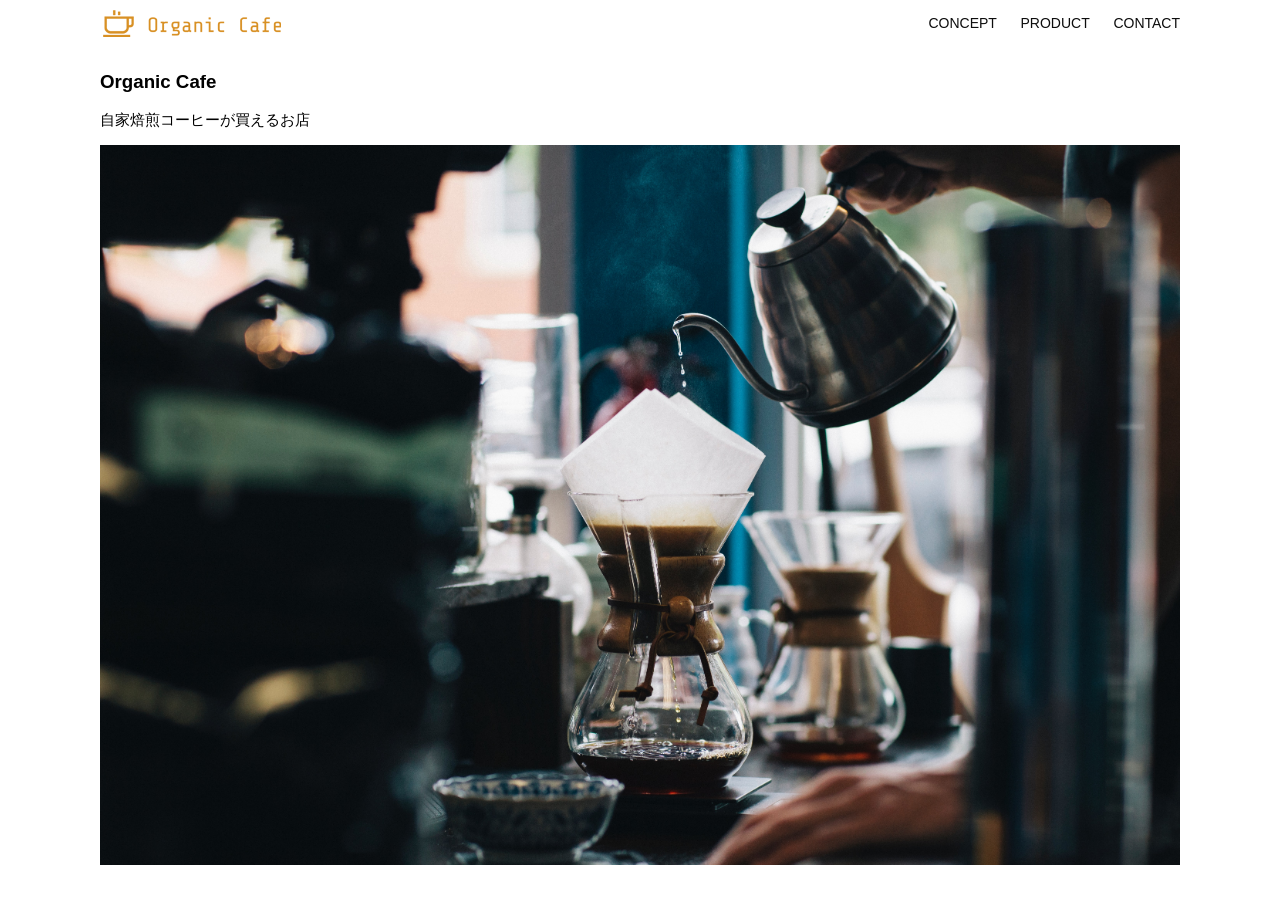
<file: html-css-kadai_013/index.html>
<!DOCTYPE html>
<html>
  <head>
    <title>Organic Cafe</title>
    <meta charset="UTF-8" />
    <meta name="description" content="自家焙煎のコーヒーがお家で楽しめるOrganic Cafe"/>
    <meta name="viewport" content="width=device-width, initial-scale=1.0" />
    <link rel="stylesheet" href="style.css" />
  </head>
  <body>
    <!-- ヘッダー -->
    <header>
      <!-- ロゴ -->
      <a href="index.html" id="logo"><img src="images/logo.png" alt="トップページに戻る"/></a>

      <!-- PC用ナビゲーション -->
      <nav id="nav-pc">
        <a href="index.html#concept">CONCEPT</a>
        <a href="index.html#product">PRODUCT</a>
        <a href="index.html#contact">CONTACT</a>
      </nav>

      <!-- スマホ用メニューボタン -->

    <img id="menu-sp" src="images/button-menu.png" alt="ナビゲーションを開く"

      onclick="document.getElementById('nav-sp').style.display = 'block'">



    <!-- スマホ用ナビゲーション -->

    <nav id="nav-sp">
      <ul>
        <li>
          <img id="close" src="images/button-close.png" alt="ナビゲーションを閉じる"
            onclick="document.getElementById('nav-sp').style.display = 'none'">
        </li>
        <li>
          <a id="logo-sp" href="index.html" onclick="document.getElementById('nav-sp').style.display = 'none'">
            <img src="images/logo-sp.png" alt="トップページに戻る">
          </a>
        </li>
        <li>
          <a class="menu" href="index.html#concept"
            onclick="document.getElementById('nav-sp').style.display = 'none'">CONCEPT
          </a>
        </li>
        <li>
          <a class="menu" href="index.html#product"
            onclick="document.getElementById('nav-sp').style.display = 'none'">PRODUCT
          </a>
        </li>
        <li>
          <a class="menu" href="index.html#contact"
            onclick="document.getElementById('nav-sp').style.display = 'none'">CONTACT
          </a>
        </li>
      </ul>
    </nav>
    </header>

    <main>
      <article>
        <!-- メインビジュアル -->
        <section id="main-visual">
          <div id="main-message">
            <h1>Organic Cafe</h1>
            <p>自家焙煎コーヒーが買えるお店</p>
          </div>
          <img src="images/main-image.jpg" alt="コーヒーをハンドドリップで淹れる画像"/>
        </section>
      </article>
    </main>
  </body>
</html>
</file>
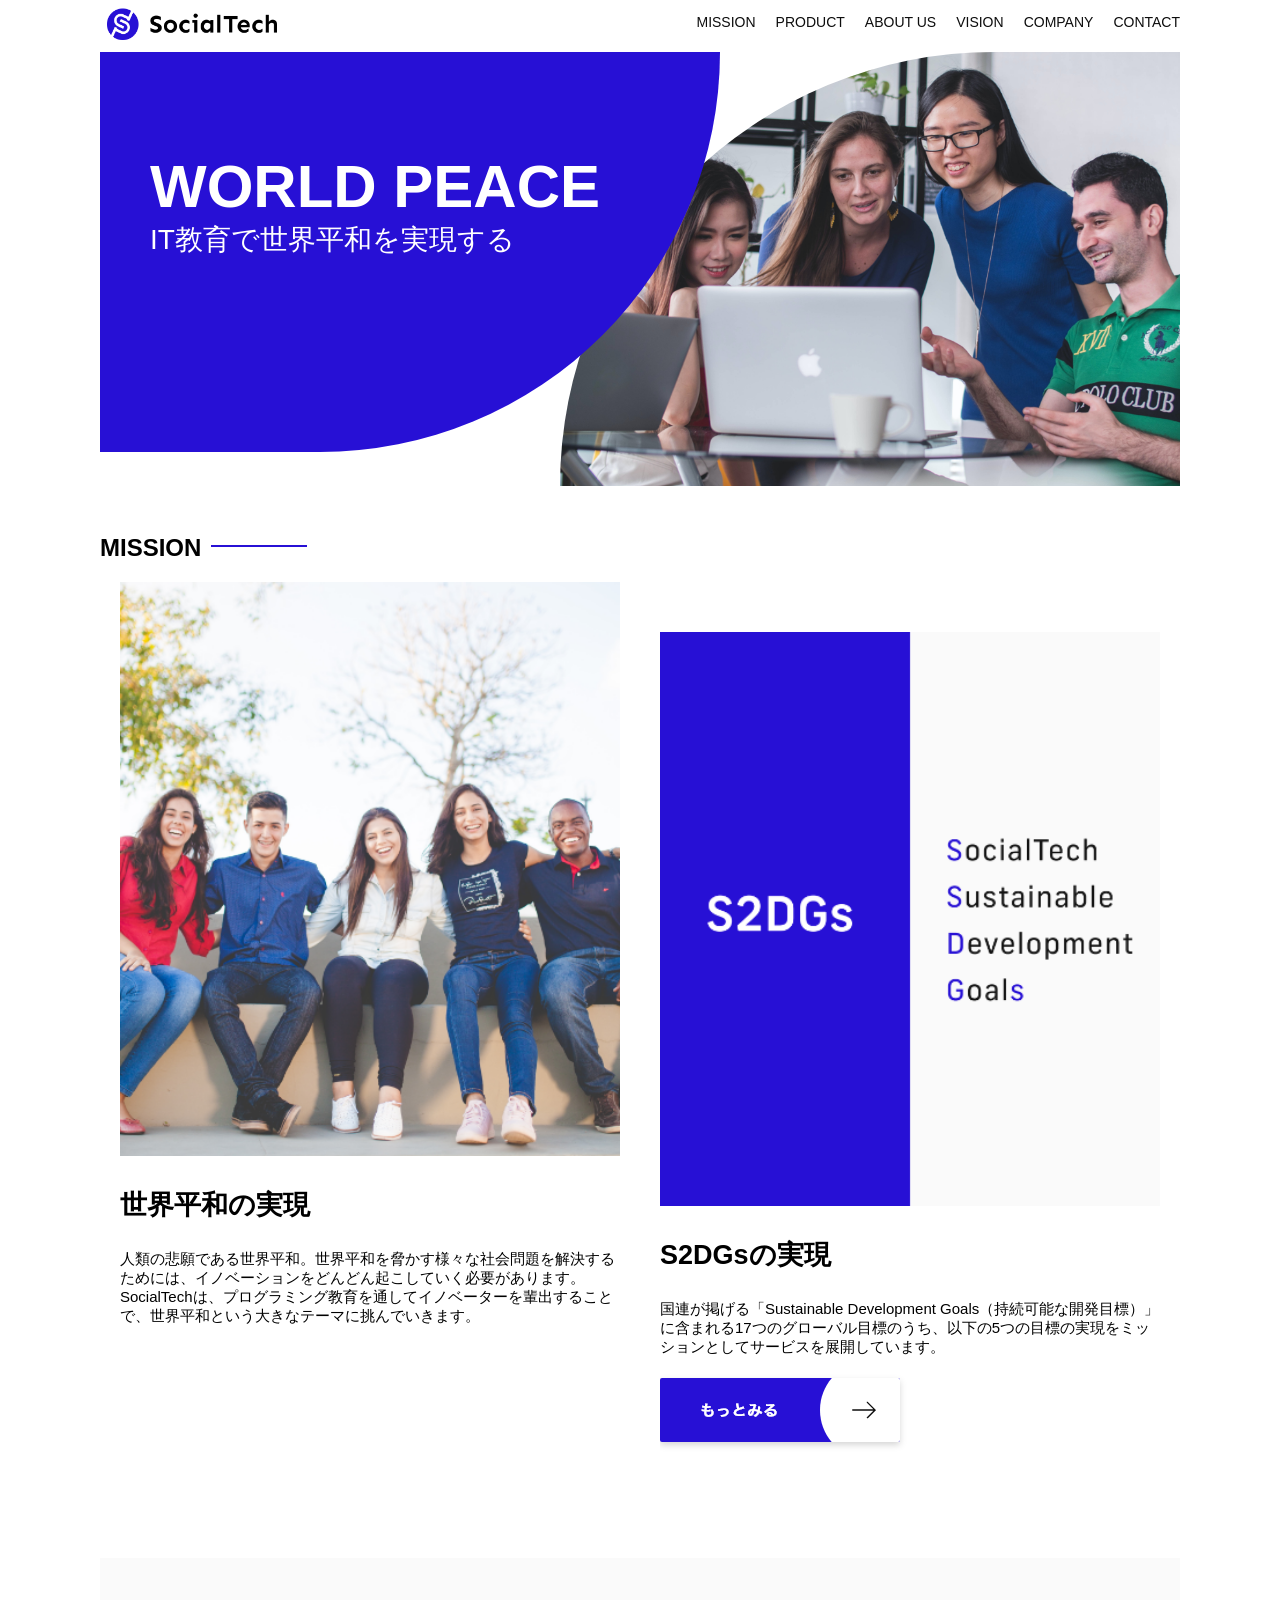
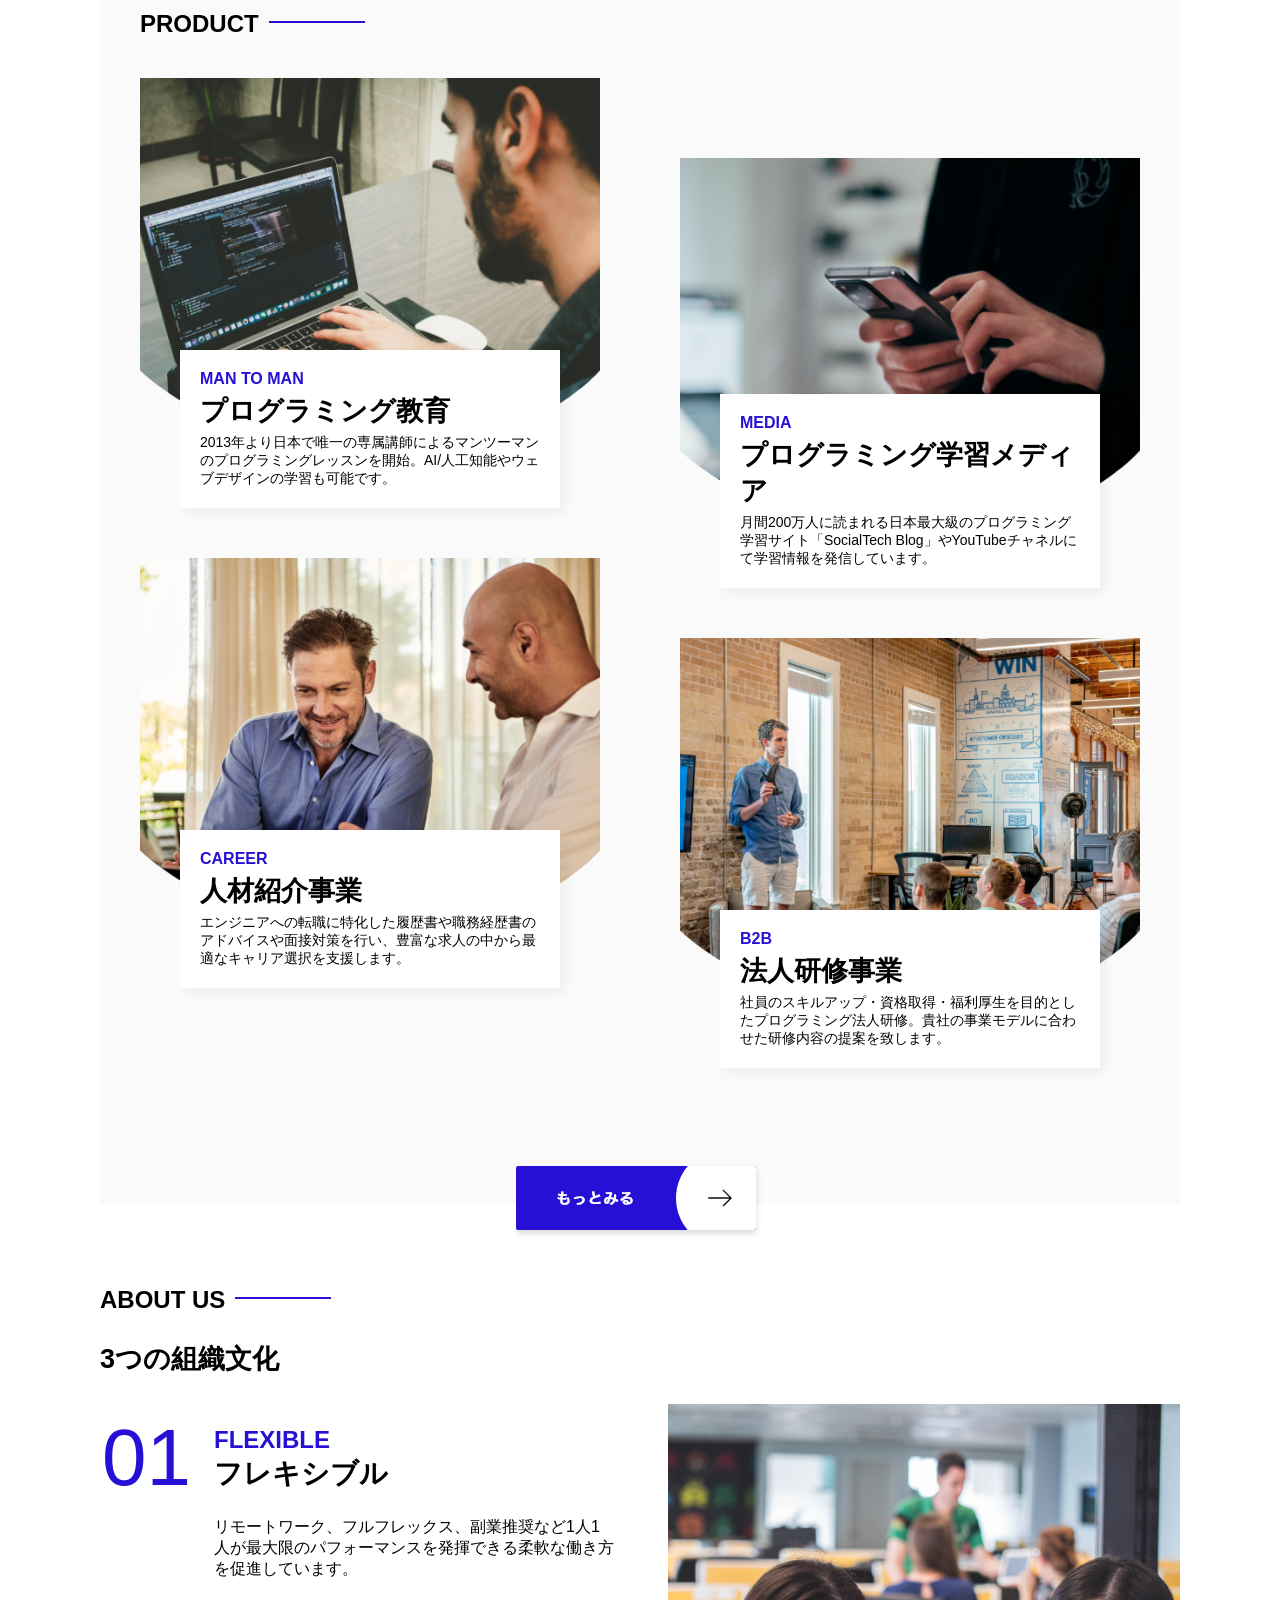
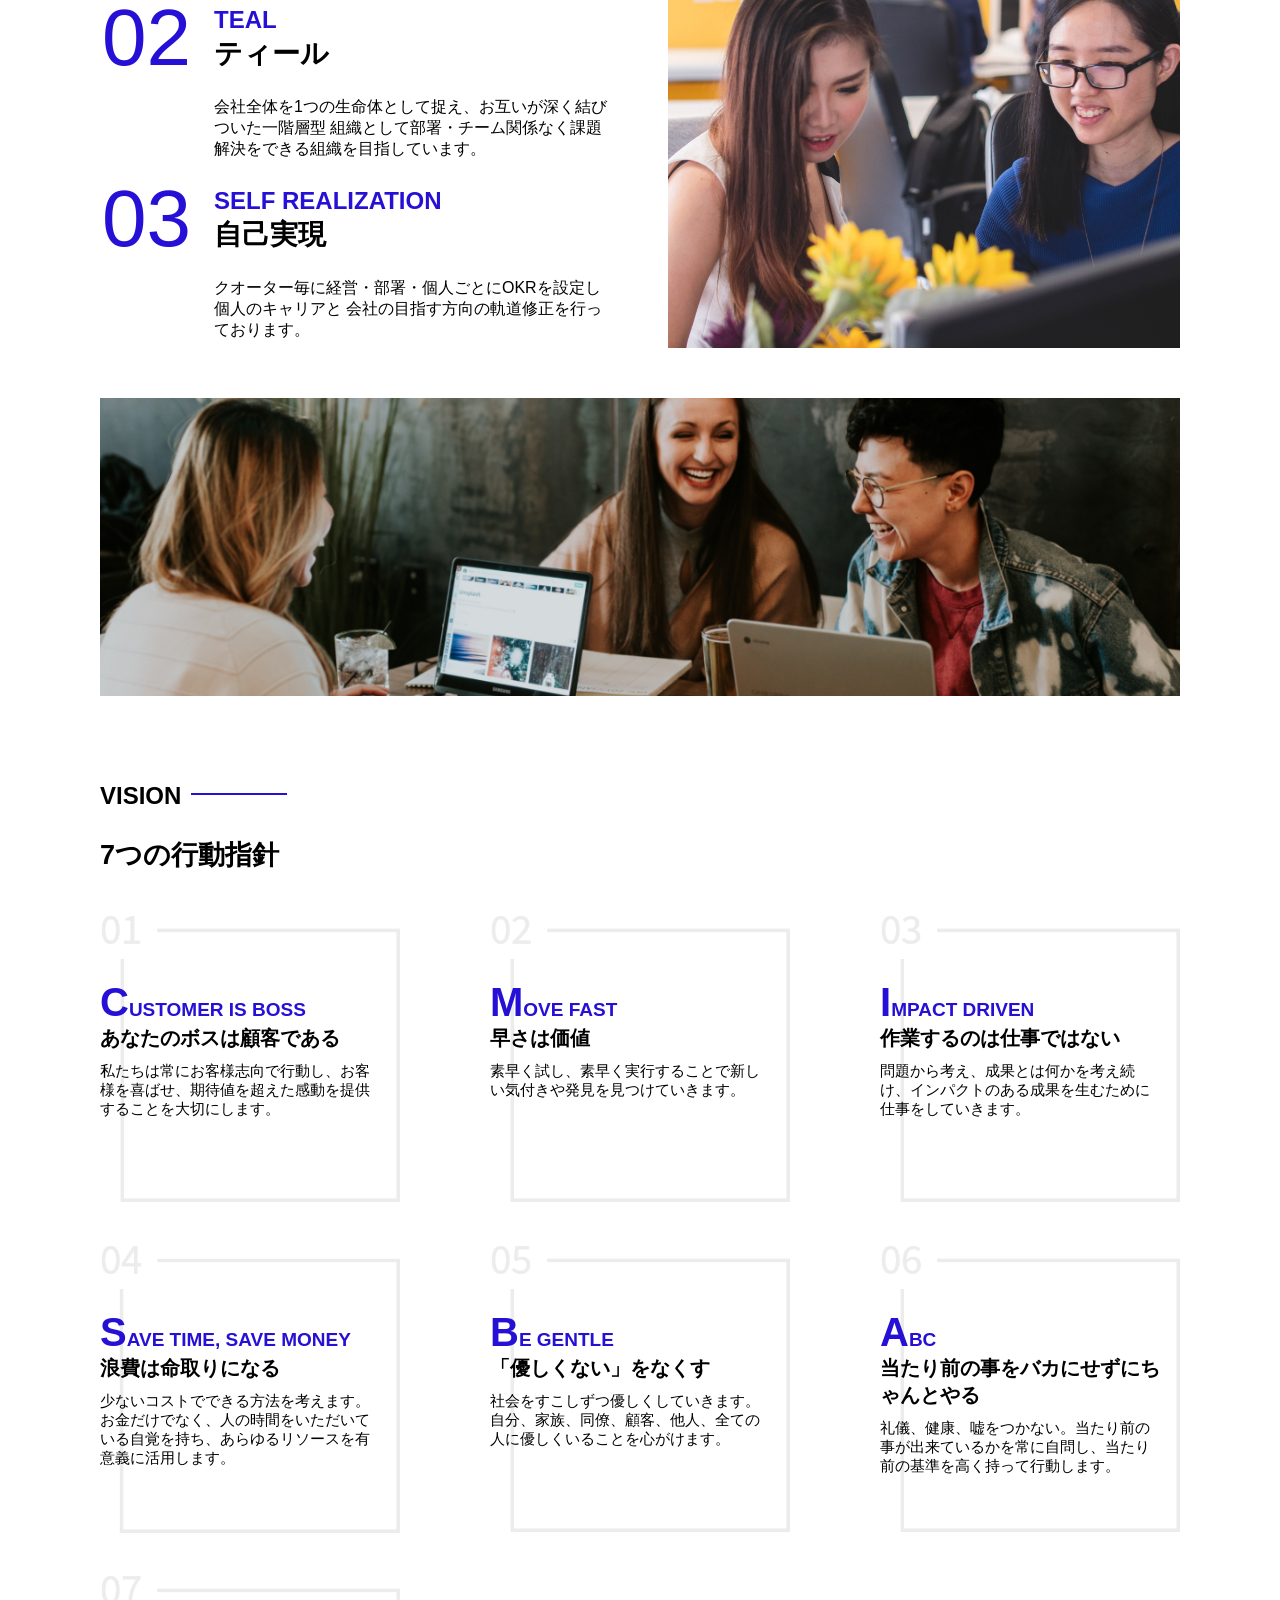
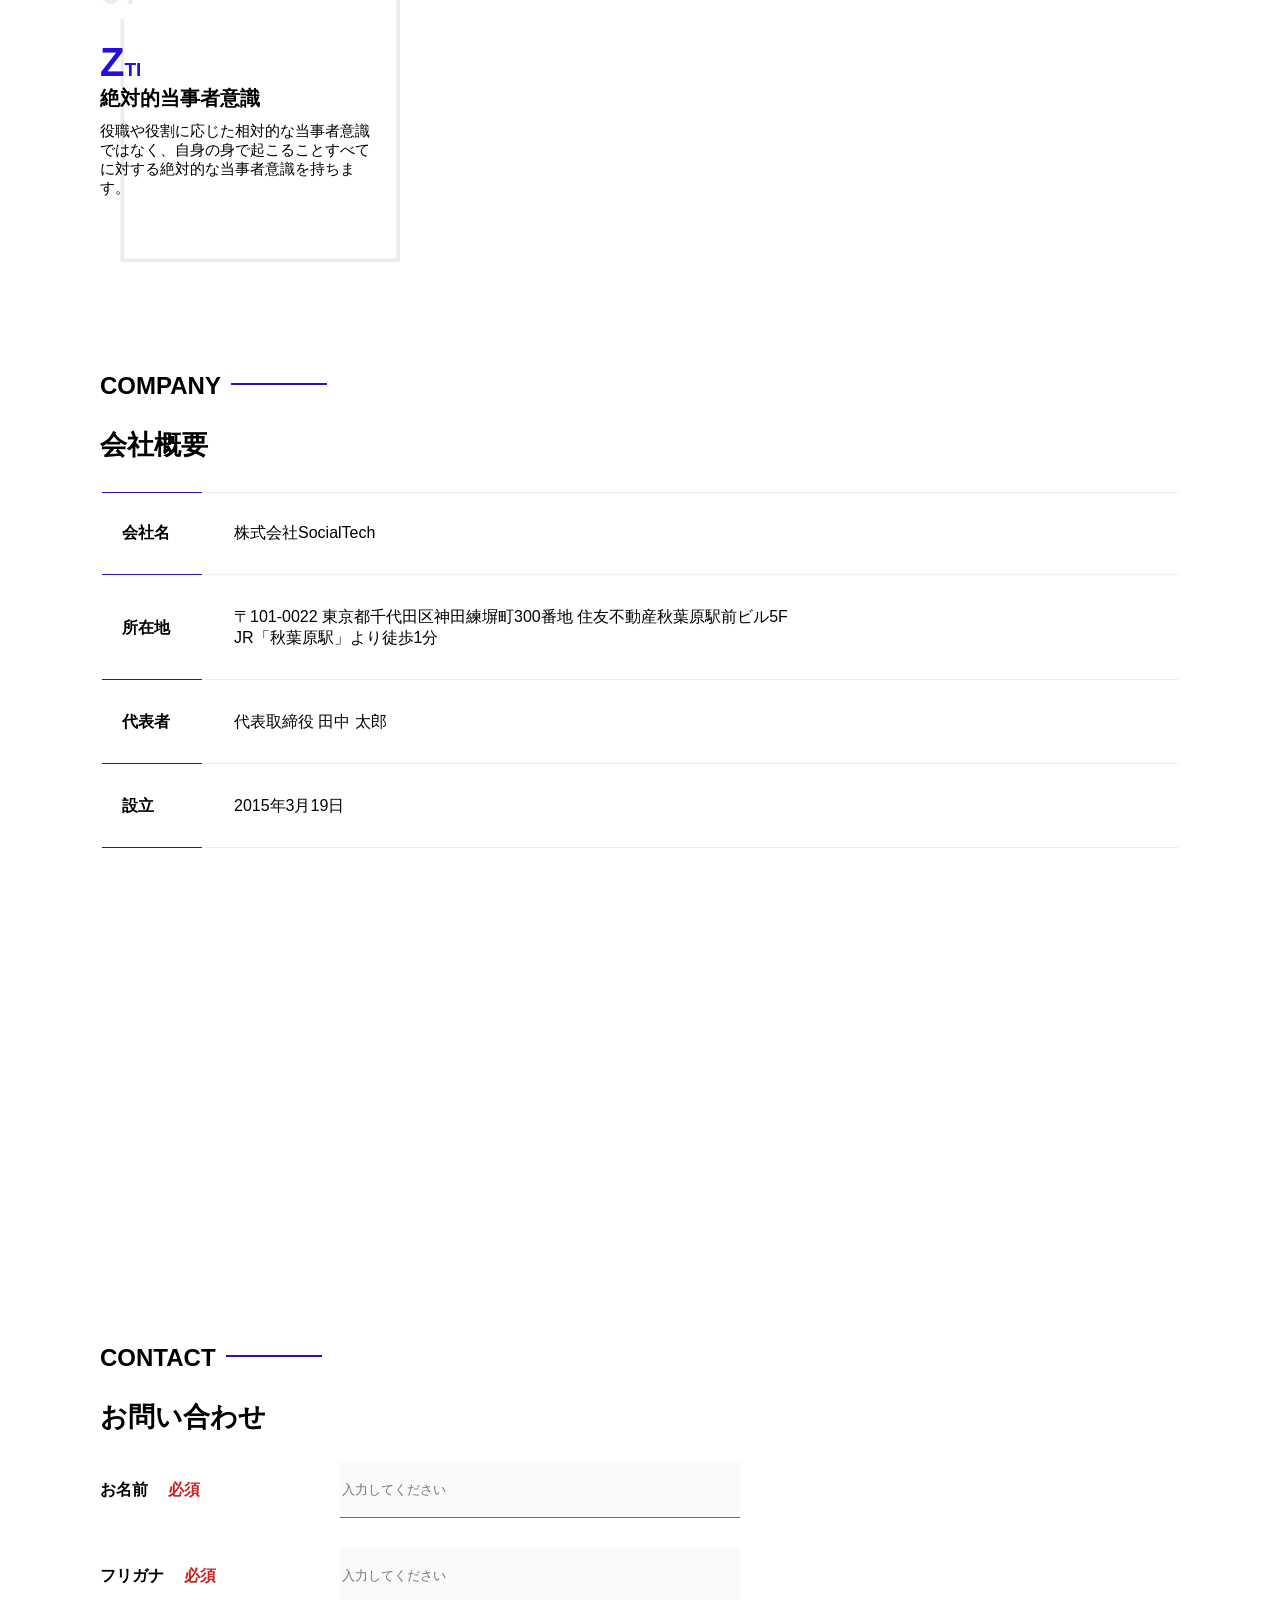
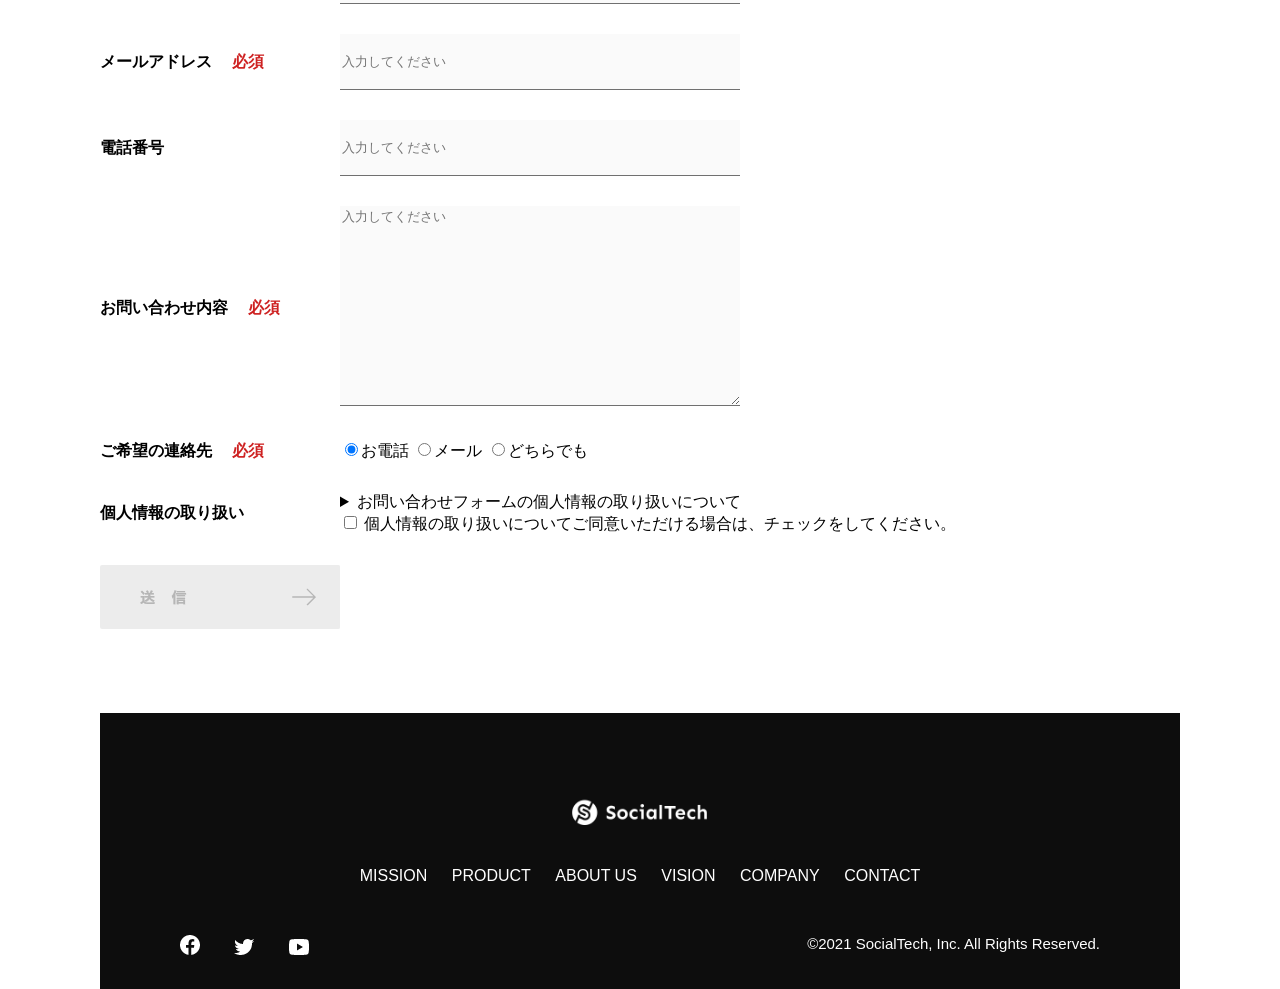
<file: kadai_tutorial_output/socialtech/index.html>
<!DOCTYPE html>
<html>
<head>
  <title>SocialTech</title>
  <meta charset="UTF-8">
  <meta name="description" content="SocialTechはEdTech業界のリーディングカンパニーを目指します。">
  <meta name="viewport" content="width=device-width, initial-scale=1.0">
  <link rel="stylesheet" href="style.css">
</head>
<body>
  <!-- ヘッダー -->
  <header>
    <!-- ロゴ -->
    <a href="index.html" id="logo"><img src="images/logo.png" alt="トップページに戻る"></a>

     <!-- PC用ナビゲーション -->
    <nav id="nav-pc">
       <ul>
        <li><a href="mission.html">MISSION</a></li>
        <li><a href="product.html">PRODUCT</a></li>
        <li><a href="index.html#aboutus">ABOUT US</a></li>
        <li><a href="index.html#vision">VISION</a></li>
        <li><a href="index.html#company">COMPANY</a></li>
        <li><a href="index.html#contact">CONTACT</a></li>
       </ul>
   </nav>
   <!-- スマホ用メニューボタン -->
    <button id="menu-sp" onclick="document.getElementById('nav-sp').style.display = 'block'">
      <img src="images/button-menu.png" alt="ナビゲーションを開く">
    </button><!-- スマホ用ナビゲーション -->
       <div id="nav-sp">
         <button id="close" onclick="document.getElementById('nav-sp').style.display = 'none'">
           <img src="images/button-close.png" alt="ナビゲーションを閉じる">
         </button>
 
         <nav>
           <ul>
             <li>
               <a id="logo-sp" href="index.html" onclick="document.getElementById('nav-sp').style.display = 'none'"><img src="images/logo-sp.png" alt="トップページに戻る"></a>
             </li>
             <li><a class="menu" href="mission.html" onclick="document.getElementById('nav-sp').style.display = 'none'">MISSION</a></li>
             <li><a class="menu" href="product.html" onclick="document.getElementById('nav-sp').style.display = 'none'">PRODUCT</a></li>
             <li><a class="menu" href="index.html#aboutus" onclick="document.getElementById('nav-sp').style.display = 'none'">ABOUT US</a></li>
             <li><a class="menu" href="index.html#vision" onclick="document.getElementById('nav-sp').style.display = 'none'">VISION</a></li>
             <li><a class="menu" href="index.html#company" onclick="document.getElementById('nav-sp').style.display = 'none'">COMPANY</a></li>
             <li><a class="menu" href="index.html#contact" onclick="document.getElementById('nav-sp').style.display = 'none'">CONTACT</a></li>
           </ul>
         </nav>
         <div id="sns">
           <a href="https://www.facebook.com/sejuku2013">
             <img src="images/button-facebook.png" alt="Facebookのリンク">
           </a>
           <a href="https://twitter.com/samuraijuku">
             <img src="images/button-twitter.png" alt="Twitterのリンク">
           </a>
           <a href="https://www.youtube.com/channel/UCCFOQO5aDK0xXam4cUQXT8g">
             <img src="images/button-youtube.png" alt="YouTubeのリンク">
           </a>
         </div>
       </div>
  </header>

  <main>
    <article>
      <section id="main-visual">
        <div id="main-message">
          <h1>WORLD PEACE</h1>
          <p>IT教育で世界平和を実現する</p>
        </div>
        <img src="images/index/index-main.png" alt="PCの周りに集まる多国籍の仲間たち">
      </section>
      <section id="mission">
        <h2 class="index-h2">MISSION</h2>
        <div id="mission-flex">
          <div>
            <img id="mission-photo" src="images/index/index-mission.png" alt="屋外のベンチで写真を撮影する多国籍の仲間たち">
            <h3>世界平和の実現</h3>
            <p>
              人類の悲願である世界平和。世界平和を脅かす様々な社会問題を解決するためには、イノベーションをどんどん起こしていく必要があります。SocialTechは、プログラミング教育を通してイノベーターを輩出することで、世界平和という大きなテーマに挑んでいきます。
            </p>
          </div>
          <div>
            <img id="s2dgs" src="images/index/s2dgs.png" alt="S2DGs">
            <h3>S2DGsの実現</h3>
            <p>国連が掲げる「Sustainable Development Goals（持続可能な開発目標）」に含まれる17つのグローバル目標のうち、以下の5つの目標の実現をミッションとしてサービスを展開しています。</p>
            <a href="mission.html">
              <img src="images/button-more.png" alt="もっとみる">
            </a>
          </div>
        </div>
      </section>
      <section id="product">
       <h2 class="index-h2">PRODUCT</h2>
        <div class="product-flex">
         <div id="product-left">
          <div>
              <img class="product-photo" src="images/index/index-mantoman.png" alt="PCでコードを書く男性">
              <div class="product-explain">
                 <span>MAN TO MAN</span>
                 <h3>プログラミング教育</h3>
                 <p>2013年より日本で唯一の専属講師によるマンツーマンのプログラミングレッスンを開始。AI/人工知能やウェブデザインの学習も可能です。</p>
               </div>
             </div>
             <div>
               <img class="product-photo" src="images/index/index-career.png" alt="笑顔で話し合う2人の男性">
               <div class="product-explain">
                 <span>CAREER</span>
                 <h3>人材紹介事業</h3>
                 <p>エンジニアへの転職に特化した履歴書や職務経歴書のアドバイスや面接対策を行い、豊富な求人の中から最適なキャリア選択を支援します。</p>
               </div>
             </div>
         </div>
         <div id="product-right">
           <div>
              <img class="product-photo" src="images/index/index-media.png" alt="スマートフォンを操作する人">
              <div class="product-explain">
                <span>MEDIA</span>
                <h3>プログラミング学習メディア</h3>
                <p>月間200万人に読まれる日本最大級のプログラミング学習サイト「SocialTech Blog」やYouTubeチャネルにて学習情報を発信しています。</p>
              </div>
            </div>
            <div>
              <img class="product-photo" src="images/index/index-b2b.png" alt="講演中の男性とそれを聴く人々">
              <div class="product-explain">
                <span>B2B</span>
                <h3>法人研修事業</h3>
                <p>社員のスキルアップ・資格取得・福利厚生を目的としたプログラミング法人研修。貴社の事業モデルに合わせた研修内容の提案を致します。</p>
              </div>
            </div>
          </div>
        </div>
        <div id="product-more">
          <a href="product.html">
            <img src="images/button-more.png" alt="もっとみる">
          </a>
        </div>
      </section>
          <!-- ABOUT US -->
      <section id="aboutus">
        <h2 class="index-h2">ABOUT US</h2>
        <h3>3つの組織文化</h3>
        <div>
          <table class="culture-table">
            <tr>
              <td class="culture-num">01</td>
              <th><span class="culture-en">FLEXIBLE</span><br>フレキシブル</th>
            </tr>
            <tr>
              <td>
                <!--空のセル-->
              </td>
              <td class="culture-description">リモートワーク、フルフレックス、副業推奨など1人1人が最大限のパフォーマンスを発揮できる柔軟な働き方を促進しています。</td>
            </tr>
            <tr>
              <td class="culture-num">02</td>
              <th><span class="culture-en">TEAL</span><br>ティール</th>
            </tr>
            <tr>
              <td>
                <!--空のセル-->
              </td>
              <td class="culture-description">会社全体を1つの生命体として捉え、お互いが深く結びついた一階層型 組織として部署・チーム関係なく課題解決をできる組織を目指しています。</td>
            </tr>
            <tr>
              <td class="culture-num">03</td>
              <th><span class="culture-en">SELF REALIZATION</span><br>自己実現</th>
            </tr>
            <tr>
              <td>
                <!--空のセル-->
              </td>
              <td class="culture-description">クオーター毎に経営・部署・個人ごとにOKRを設定し個人のキャリアと 会社の目指す方向の軌道修正を行っております。</td>
            </tr>
          </table>
            <img class="culture-img" src="images/index/index-aboutus1.png" alt="笑顔で話し合う2人の女性">
        </div>
        <img class="culture-img2" src="images/index/index-aboutus2.png" alt="笑顔で話し合う3人の男女">
      </section>
      <!-- VISION -->
      <section id="vision">
        <h2 class="index-h2">VISION</h2>
        <h3>7つの行動指針</h3>
        <div>
            <div class="vision-box">
              <img src="images/index/vision-01.png" alt="01">
              <div>
                <h4>CUSTOMER IS BOSS</h4>
                <h5>あなたのボスは顧客である</h5>
                <p>私たちは常にお客様志向で行動し、お客様を喜ばせ、期待値を超えた感動を提供することを大切にします。</p>
              </div>
            </div>
              <div class="vision-box">
               <img src="images/index/vision-02.png" alt="02">
               <div>
                  <h4>MOVE FAST</h4>
                  <h5>早さは価値</h5>
                  <p>素早く試し、素早く実行することで新しい気付きや発見を見つけていきます。</p>
                </div>
              </div>
              <div class="vision-box">
                <img src="images/index/vision-03.png" alt="03">
                <div>
                  <h4>IMPACT DRIVEN</h4>
                  <h5>作業するのは仕事ではない</h5>
                  <p>問題から考え、成果とは何かを考え続け、インパクトのある成果を生むために仕事をしていきます。</p>
                </div>
              </div>
              <div class="vision-box">
                <img src="images/index/vision-04.png" alt="04">
                <div>
                  <h4>SAVE TIME, SAVE MONEY</h4>
                  <h5>浪費は命取りになる</h5>
                  <p>少ないコストでできる方法を考えます。お金だけでなく、人の時間をいただいている自覚を持ち、あらゆるリソースを有意義に活用します。</p>
                </div>
              </div>
              <div class="vision-box">
                <img src="images/index/vision-05.png" alt="05">
                <div>
                  <h4>BE GENTLE</h4>
                  <h5>「優しくない」をなくす</h5>
                  <p>社会をすこしずつ優しくしていきます。自分、家族、同僚、顧客、他人、全ての人に優しくいることを心がけます。</p>
                </div>
              </div>
              <div class="vision-box">
                <img src="images/index/vision-06.png" alt="06">
                <div>
                  <h4>ABC</h4>
                  <h5>当たり前の事をバカにせずにちゃんとやる</h5>
                  <p>礼儀、健康、嘘をつかない。当たり前の事が出来ているかを常に自問し、当たり前の基準を高く持って行動します。</p>
                </div>
              </div>
              <div class="vision-box">
                <img src="images/index/vision-07.png" alt="07">
                <div>
                  <h4>ZTI</h4>
                  <h5>絶対的当事者意識</h5>
                  <p>役職や役割に応じた相対的な当事者意識ではなく、自身の身で起こることすべてに対する絶対的な当事者意識を持ちます。</p>
                </div>
              </div>
        </div>
      </section>
      <!-- COMPANY -->
      <section id="company">
        <h2 class="index-h2">COMPANY</h2>
        <h3>会社概要</h3>
          <table id="company-table">
            <tr>
              <th class="tableheader tableheader-first">会社名</th>
              <td class="cell cell-first">株式会社SocialTech</td>
            </tr>
            <tr>
              <th class="tableheader">所在地</th>
              <td class="cell">〒101-0022 東京都千代田区神田練塀町300番地 住友不動産秋葉原駅前ビル5F<br>JR「秋葉原駅」より徒歩1分</td>
            </tr>
            <tr>
              <th class="tableheader">代表者</th>
              <td class="cell">代表取締役 田中 太郎</td>
            </tr>
            <tr>
              <th class="tableheader">設立</th>
              <td class="cell">2015年3月19日</td>
            </tr>
          </table>
          <iframe src="https://www.google.com/maps/embed?pb=!1m18!1m12!1m3!1d3240.0688551336807!2d139.7720776771055!3d35.69992317258124!2m3!1f0!2f0!3f0!3m2!1i1024!2i768!4f13.1!3m3!1m2!1s0x60188fee13660e23%3A0x77137876edf742ac!2z5L2P5Y-L5LiN5YuV55Sj56eL6JGJ5Y6f6aeF5YmN44OT44Or!5e0!3m2!1sja!2sjp!4v1704858013291!5m2!1sja!2sjp" 
            style="border: 0" allowfullscreen="" loading="lazy">
          </iframe>
      </section>
      <!-- お問い合わせフォーム -->
      <section id="contact">
        <h2 class="index-h2">CONTACT</h2>
        <h3>お問い合わせ</h3>
        <form>
          <div>
            <div class="contact-heading">
              <label class="contact-label">お名前<span class="contact-span">必須</span></label>
            </div>
            <div>
              <input type="text" name="name" placeholder="入力してください" class="contact-textbox">
            </div>
          </div>
          <div>
            <div class="contact-heading">
              <label class="contact-label">フリガナ<span class="contact-span">必須</span></label>
            </div>
            <div>
              <input type="text" name="hurigana" placeholder="入力してください" class="contact-textbox">
            </div>
          </div>
          <div>
            <div class="contact-heading">
              <label class="contact-label">メールアドレス<span class="contact-span">必須</span></label>
            </div>
            <div>
              <input type="text" name="email" placeholder="入力してください" class="contact-textbox">
            </div>
          </div>
          <div>
            <div class="contact-heading">
              <label class="contact-label">電話番号</label>
            </div>
            <div>
              <input type="text" name="tel" placeholder="入力してください" class="contact-textbox">
            </div>
          </div>
          <div>
            <div class="contact-heading">
              <label class="contact-label">お問い合わせ内容<span class="contact-span">必須</span></label>
            </div>
            <div>
              <textarea class="contact-textarea" placeholder="入力してください" name="message"></textarea>
            </div>
          </div>
          <div>
            <div class="contact-heading">
              <label class="contact-label">ご希望の連絡先<span class="contact-span">必須</span></label>
            </div>
            <div>
              <input class="radiobutton" type="radio" value="tel" name="contact" checked><label>お電話</label>
              <input class="radiobutton" type="radio" value="mail" name="contact"><label>メール</label>
              <input class="radiobutton" type="radio" value="both" name="contact"><label>どちらでも</label>
            </div>
          </div>
          <div>
            <div class="contact-heading">
              <label class="contact-label">個人情報の取り扱い</label>
            </div>
            <div>
              <details>
                <summary>お問い合わせフォームの個人情報の取り扱いについて</summary>
                <div>
                  <dl>
                    <dt>１．組織の名称又は氏名</dt>
                    <dd>株式会社SocialTech</dd>
                    <dt>２．個人情報保護管理者（若しくはその代理人）の氏名又は職名、所属及び連絡先</dt>
                    <dd>
                      <p>鈴木 一郎 コーポレート部</p>
                      <p>メールアドレス：samurai@example.com</p>
                      <p>TEL：03-1234-5678</p>
                    </dd>
                    <dt>３．個人情報の利用目的</dt>
                    <dd>
                      <ul>
                        <li>本サービス及び本サービスに関連する情報の提供又はそれらに関する連絡のため</li>
                        <li>ユーザーの本人確認のため</li>
                        <li>当社サービスのご案内のため</li>
                        <li>当社の商品等の広告または宣伝（電子メールによるものを含むものとします。）</li>
                      </ul>
                    </dd>
                    <dt>４．個人情報の取り扱い業務の委託</dt>
                    <dd>個人情報の取扱業務の全部または一部を外部に業務委託する場合があります。その際、弊社は、個人情報を適切に保護できる管理体制を敷き実行していることを条件として委託先を厳選したうえで、機密保持契約を委託先と締結し、お客様の個人情報を厳密に管理させます。</dd>
                    <dt>５．個人情報の開示等の請求</dt>
                    <dd>
                      お客様は、弊社に対してご自身の個人情報の開示等（利用目的の通知、開示、内容の訂正・追加・削除、利用の停止または消去、第三者への提供の停止）に関して、当社問合わせ窓口に申し出ることができます。<br>
                      その際、弊社はお客様ご本人を確認させていただいたうえで、合理的な期間内に対応いたします。<br>
                      なお、個人情報に関する弊社問合わせ先は、次の通りです。
                    </dd>
                    <dd>
                      <p>株式会社SocialTech　個人情報問合せ窓口</p>
                      <p>〒150-0043　東京都千代田区神田練塀町300番地 住友不動産秋葉原駅前ビル5F</p>
                      <p>メールアドレス：samurai@example.com　TEL：03-1234-5678</p>
                    </dd>
 
                    <dt>６．個人情報を提供されることの任意性について</dt>
                    <dd>お客様がご自身の個人情報を弊社に提供されるか否かは、お客様のご判断によりますが、もしご提供されない場合には、適切なサービスが提供できない場合がありますので予めご了承ください。</dd>
                  </dl>
                </div>
              </details>
                <input type="checkbox" name="agree">
                <span>個人情報の取り扱いについてご同意いただける場合は、チェックをしてください。</span>
               </div>
             </div>
              <input type="image" src="images/button-submit.png" alt="送信する">
        </form>
      </section>
    </article>
  </main>

    <footer>
      <div id="footer-logo">
        <img src="images/logo-sp.png" alt="SocialTech">
      </div>
      <div id="footer-link">
        <a href="mission.html">MISSION</a>
        <a href="product.html">PRODUCT</a>
        <a href="index.html#aboutus">ABOUT US</a>
        <a href="index.html#vision">VISION</a>
        <a href="index.html#company">COMPANY</a>
        <a href="index.html#contact">CONTACT</a>
      </div>
        <div id="sns-footer">
         <div class="sns-btns">
          <a href="https://www.facebook.com/sejuku2013"><img src="images/button-facebook.png" alt="Facebookのリンク"></a>
          <a href="https://twitter.com/samuraijuku"><img src="images/button-twitter.png" alt="Twitterのリンク"></a>
          <a href="https://www.youtube.com/channel/UCCFOQO5aDK0xXam4cUQXT8g"><img src="images/button-youtube.png" alt="YouTubeのリンク"></a>
         </div>
         <p id="copyright">&copy;2021 SocialTech, Inc. All Rights Reserved.</p>
       </div>
    </footer>
</body>

</html>
</file>
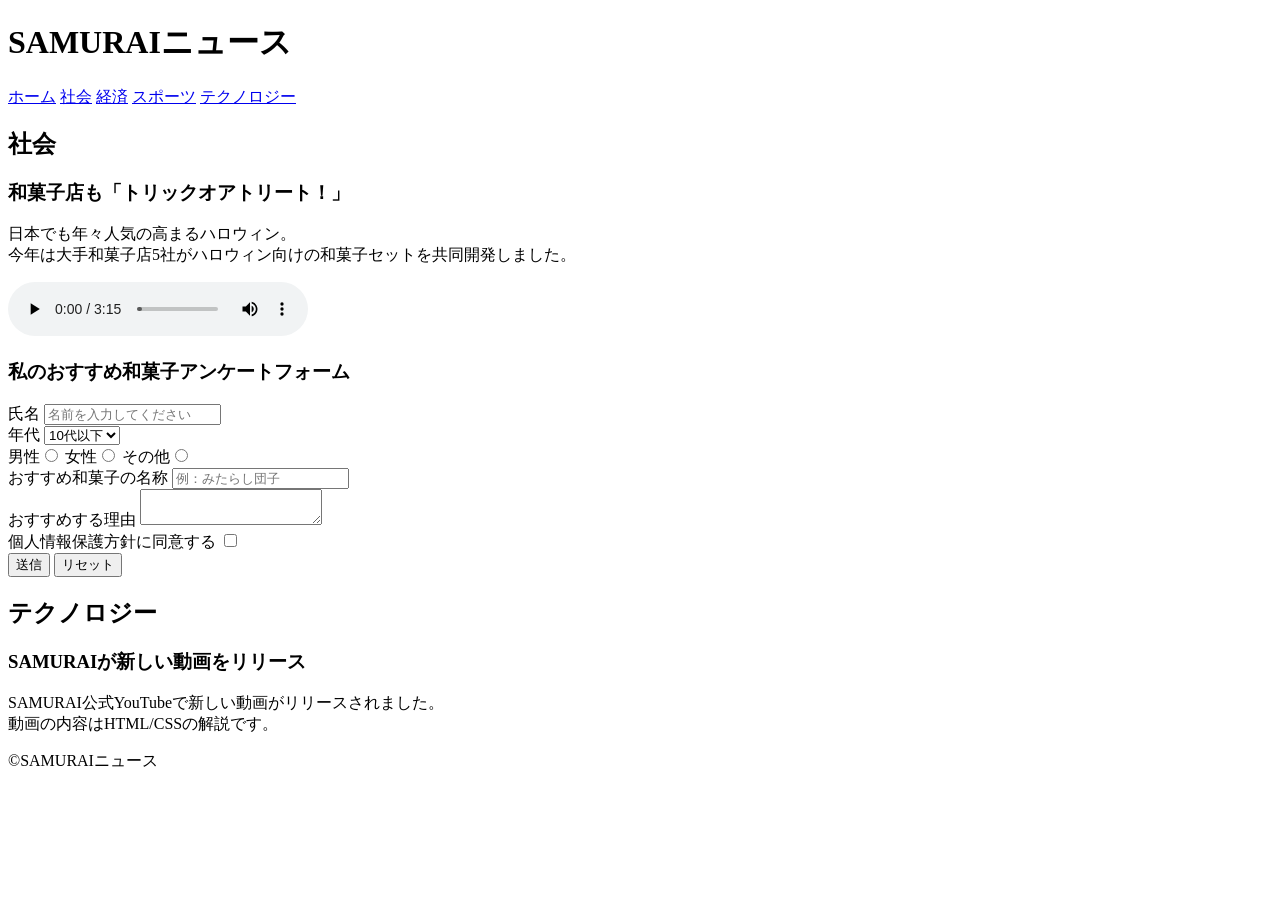
<file: kadai_008/kadai_008.html>
<!DOCTYPE html>
<html>
<head>
  <title>8章課題</title>
  <meta name="description" content="このページは8章の課題です。">
  <meta charset="UTF-8">
</head>
<body>
  <header>
    <h1>SAMURAIニュース</h1>
    <nav>
      <a href="https://www.sejuku.net">ホーム</a>
      <a href="https://www.sejuku.net">社会</a>
      <a href="https://www.sejuku.net">経済</a>
      <a href="https://www.sejuku.net">スポーツ</a>
      <a href="https://www.sejuku.net">テクノロジー</a>
    </nav>
  </header>
  <main>
    <article>
      <h2>社会</h2>
      <section>
         <h3>和菓子店も「トリックオアトリート！」</h3>
        <p>日本でも年々人気の高まるハロウィン。
         <br>
         今年は大手和菓子店5社がハロウィン向けの和菓子セットを共同開発しました。
        </p>
        <audio src="ichi.mp3" controls></audio>
      </section>
      <section>
        <h3>私のおすすめ和菓子アンケートフォーム</h3>
        <form>
           <label>氏名</label>
          <input type="text" placeholder="名前を入力してください">
          <br>
          <label>年代</label>
         <select>
           <option>10代以下</option>
           <option>20代</option>
            <option>30代</option>
           <option>40代以上</option>
           </select>
        <br>
        <label>男性</label><input type="radio" name="gender">
        <label>女性</label><input type="radio" name="gender">
        <label>その他</label><input type="radio" name="gender">
        <br>
        <label>おすすめ和菓子の名称</label>
        <input type="text" placeholder="例：みたらし団子">
        <br>
        <label>おすすめする理由</label>
        <textarea></textarea>
        <br>

        <label>個人情報保護方針に同意する</label>
        <input type="checkbox">
        <br>
        <input type="submit" value="送信">
        <input type="reset" value="リセット">
        </form>
      </section>
    </article>
    <article>
          <h2>テクノロジー</h2>
      <section>
          <h3>SAMURAIが新しい動画をリリース</h3>
          <p>SAMURAI公式YouTubeで新しい動画がリリースされました。
            <br>
          動画の内容はHTML/CSSの解説です。
           </p>
      </section>
    </article>
  </main>
  <footer>
    <p>©SAMURAIニュース</p>
  </footer>
</body>
</html>
</file>
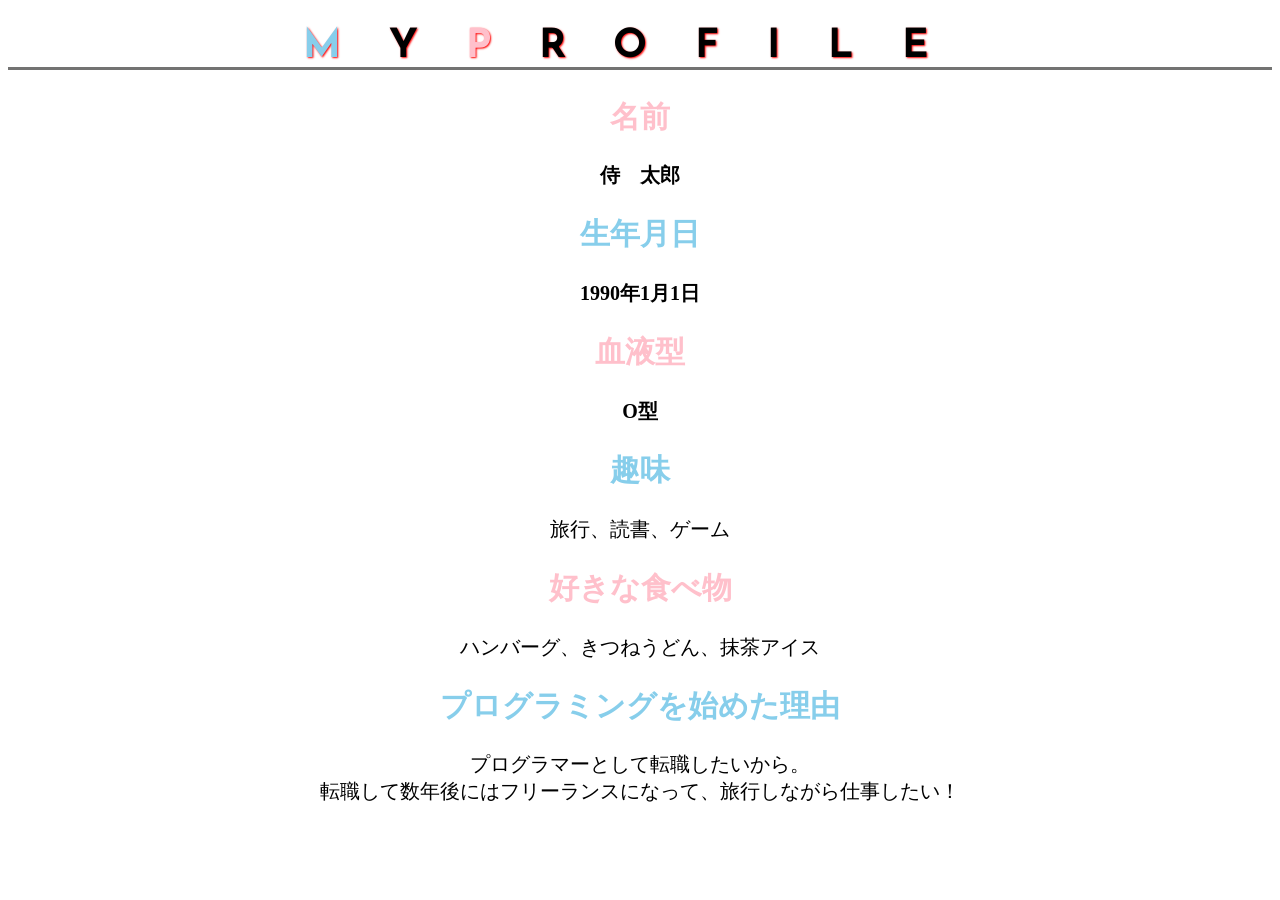
<file: kadai_015/kadai_015.html>
<!DOCTYPE html>
<html>
<head>
  <title>15章課題</title>
  <meta charset="UTF-8">
  <meta name="description" content="このページは15章の課題です。">
  <link rel="stylesheet" href="style.css">
  <link rel="preconnect" href="https://fonts.googleapis.com">
  <link rel="preconnect" href="https://fonts.gstatic.com" crossorigin>
  <link href="https://fonts.googleapis.com/css2?family=Josefin+Sans&display=swap" rel="stylesheet">
</head>
<body>
  <h1><span class="blue">M</span>Y<span class="pink">P</span>ROFILE</h1>
  <div id="basic">
    <h2 class="pink">名前</h2>
    <p>侍　太郎</p>
    <h2 class="blue">生年月日</h2>
    <p>1990年1月1日</p>
    <h2 class="pink">血液型</h2>
    <p>O型</p>
  </div>
  <h2 class="blue">趣味</h2>
  <p>旅行、読書、ゲーム</p>
  <h2 class="pink">好きな食べ物</h2>
  <p>ハンバーグ、きつねうどん、抹茶アイス</p>
  <h2 class="blue">プログラミングを始めた理由</h2>
  <p>プログラマーとして転職したいから。<br>転職して数年後にはフリーランスになって、旅行しながら仕事したい！</p>
</body>
</html>
</file>
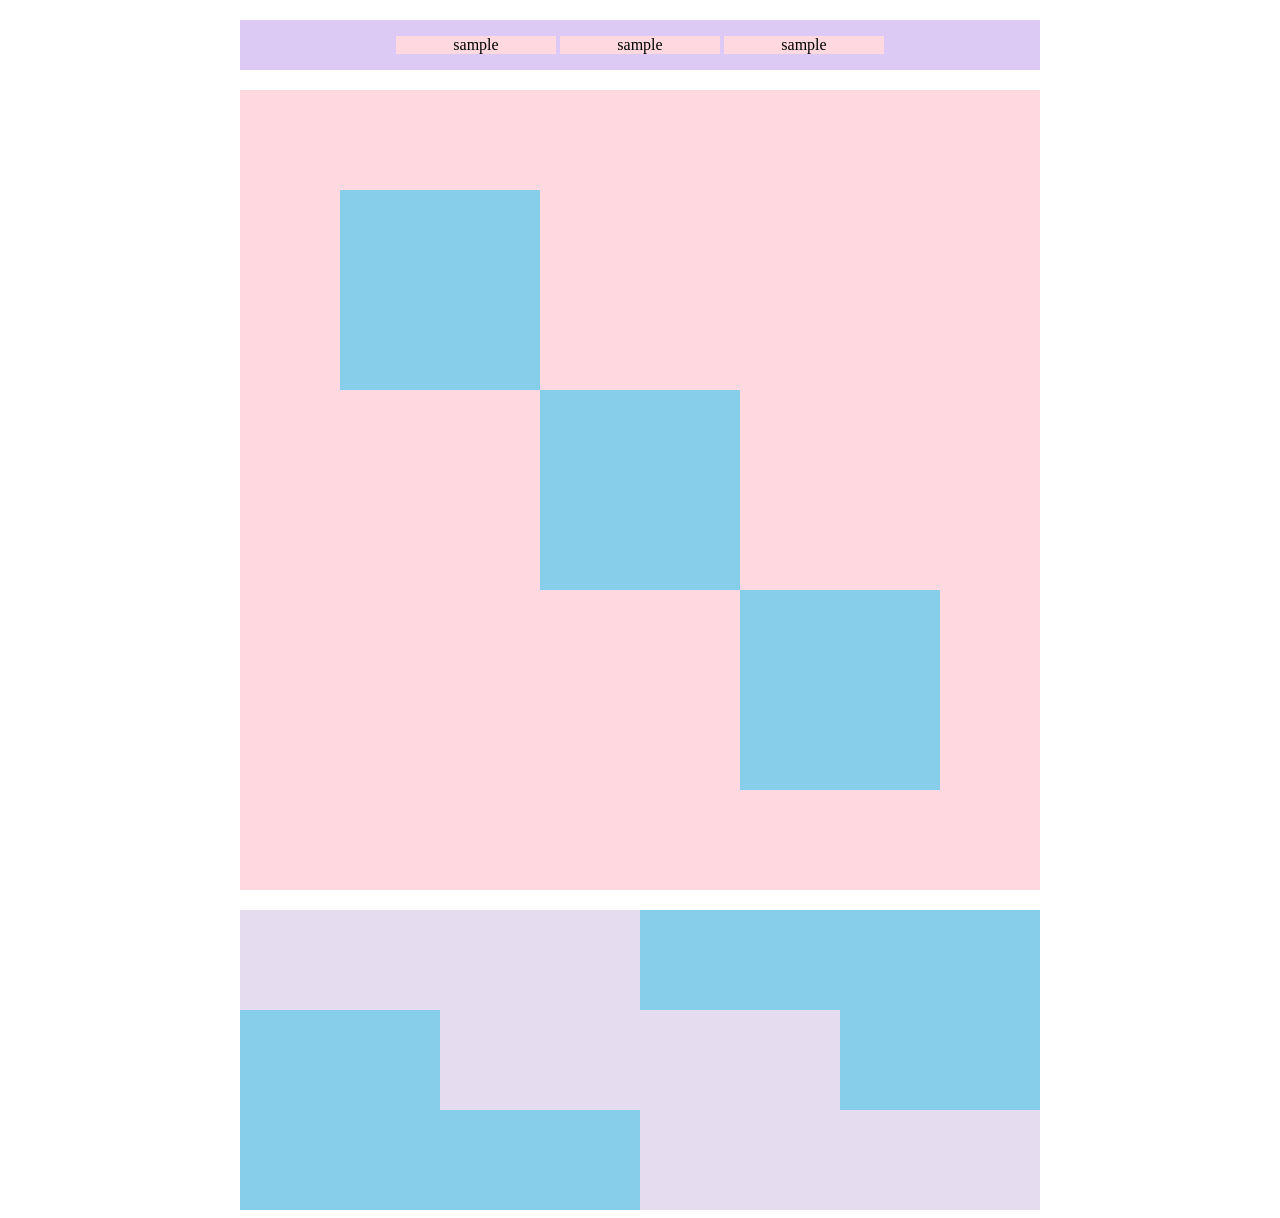
<file: kadai_018/kadai_018.html>
<!DOCTYPE html>
<html>
<head>
  <meta charset="UTF-8">
  <link rel="stylesheet" href="style.css">
  <meta name="description" content="このページは18章の課題です。">
  <title>18章課題</title>
</head>
<body>
  <div id="top">
    <p class="top-child">sample</p>
    <p class="top-child">sample</p>
    <p class="top-child">sample</p>
  </div>
  <div id="middle">
    <div id="middle-child01"></div>
    <div id="middle-child02"></div>
    <div id="middle-child03"></div>
  </div>
  <div id="bottom">
    <div id="bottom-child01"></div>
    <div id="bottom-child02"></div>
    <div id="bottom-child03"></div>
  </div>
</body>
</html>
</file>
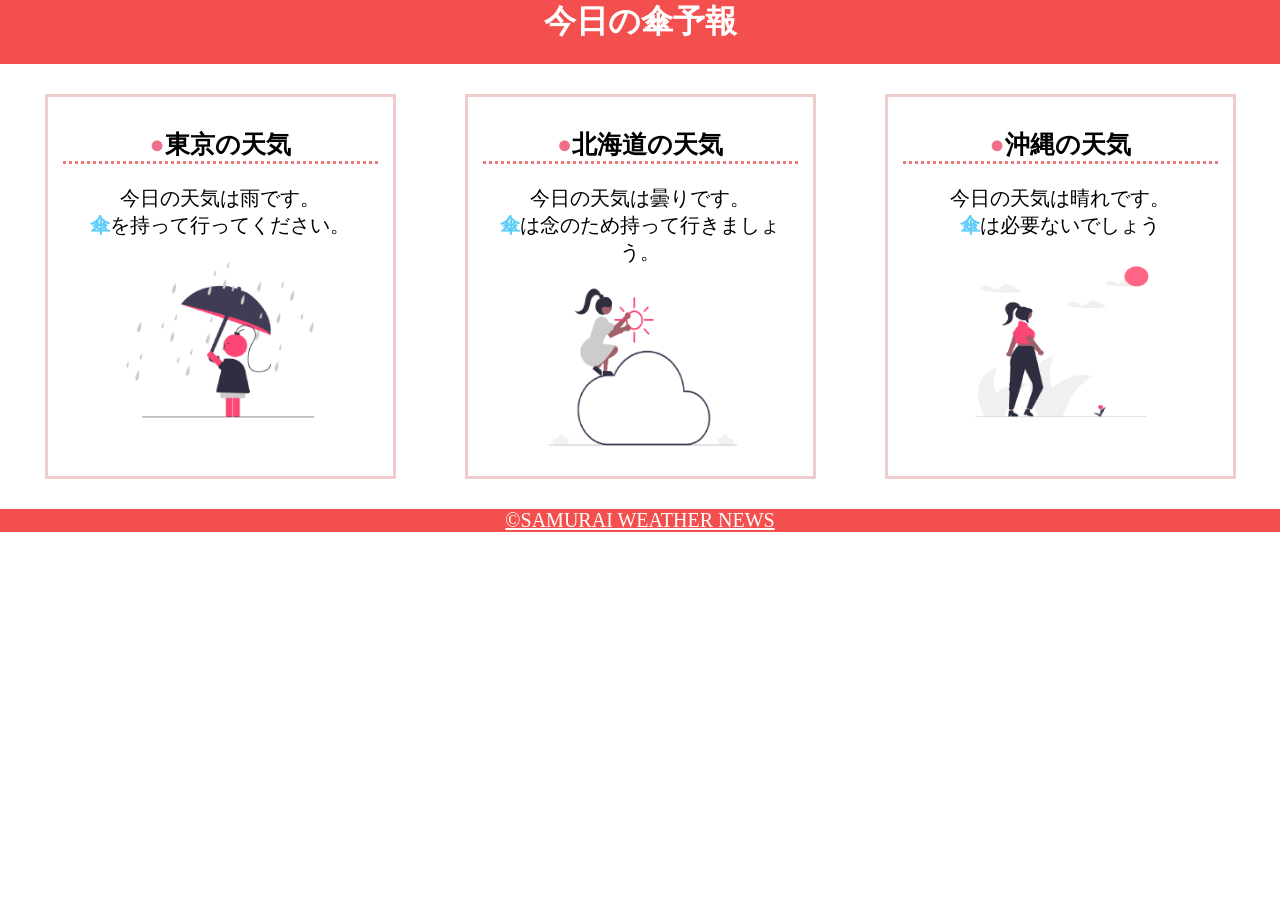
<file: kadai_022/kadai_022.html>
<!DOCTYPE html>
<html>
    <head>
        <meta charset="UTF-8">
        <meta name="viewport" content="width=device-width, initial-scale=1.0">
        <link rel="stylesheet" href="style.css">
        <meta name="description" content="このページは22章の課題です。">
        <title>22章課題</title>
    </head>
    <body>
       
        <header>
            <h1>今日の傘予報</h1>
        </header>  
 
        <main>

            <div id="parent">
                <div class="contents">
                    <h2>東京の天気</h2>
                    <p>今日の天気は雨です。</p>
                    <p>傘を持って行ってください。</p>
                    <img src="images/rainy.png" alt="雨">
                </div>
 
                <div class="contents">
                    <h2>北海道の天気</h2>
                    <p>今日の天気は曇りです。</p>
                    <p>傘は念のため持って行きましょう。</p>
                    <img src="images/cloudy.png" alt="曇り">
                </div>
 
                <div class="contents">
                    <h2>沖縄の天気</h2>
                    <p>今日の天気は晴れです。</p>
                    <p>傘は必要ないでしょう</p>
                    <img src="images/sunny.png" alt="晴れ">
                </div>

            </div>    
 
        </main>
 
        <footer>
            <a href="https://www.sejuku.net/corp/">&copy;SAMURAI WEATHER NEWS</a>
         </footer>
 
    </body>
</html>
</file>
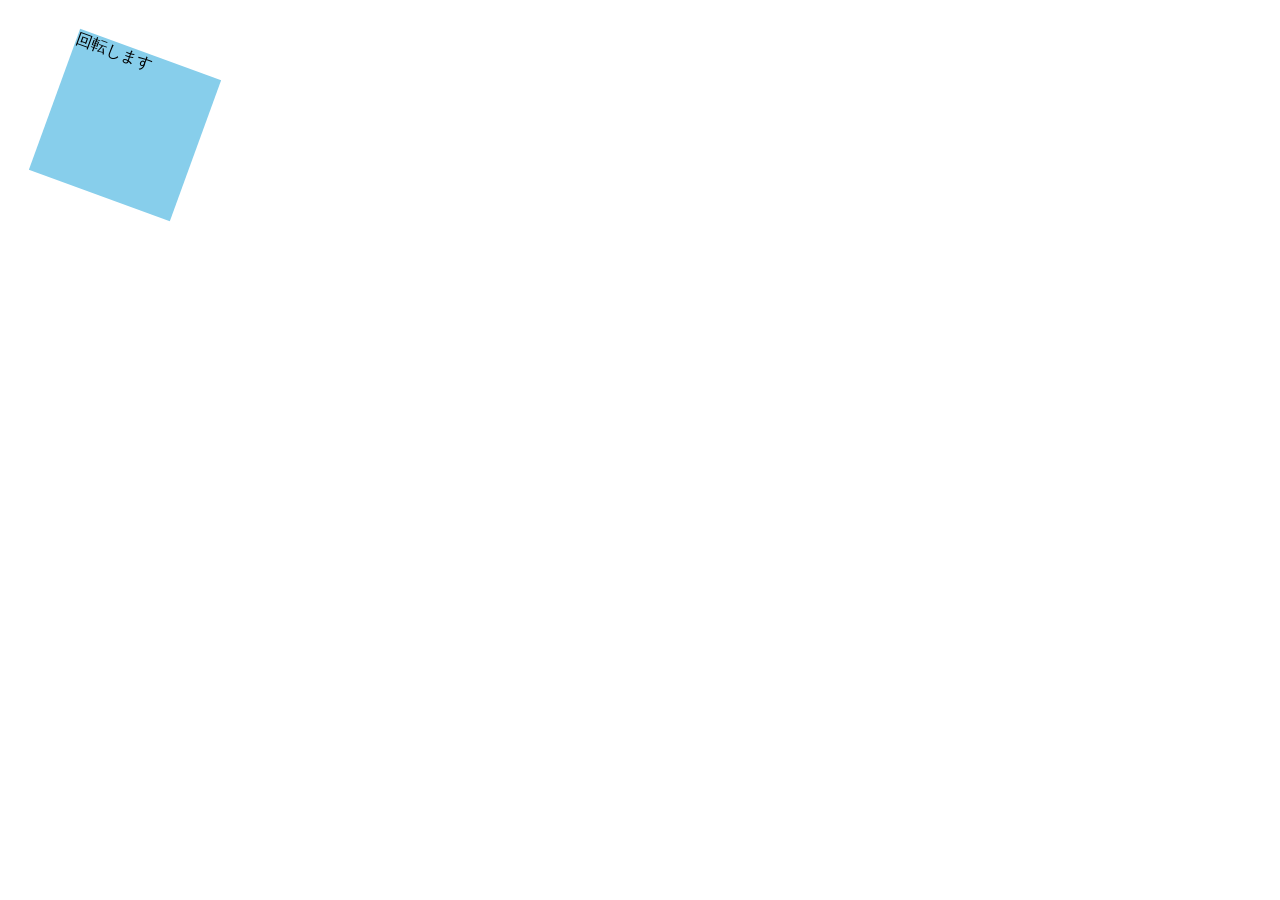
<file: kadai_mdn_css/mdn.html>
<!DOCTYPE html>
<html>

<head>
    <style>
        div {
            position: absolute;
            left: 50px;
            top: 50px;
            width: 150px;
            height: 150px;
            background-color: skyblue;
            transform: rotate(20deg);
        }
    </style>
</head>

<body>
    <div>
        回転します
    </div>

</body>

</html>
</file>
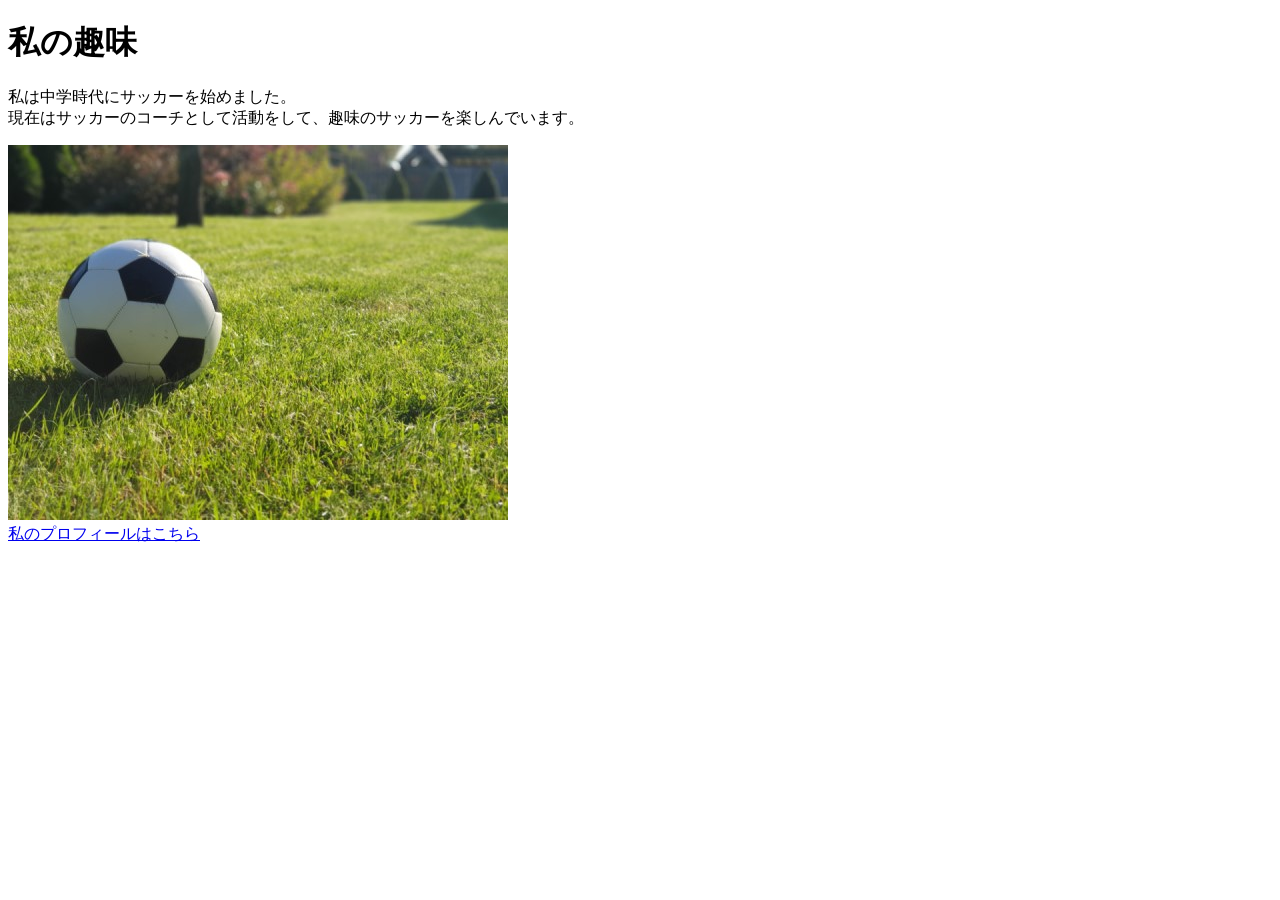
<file: kadai_005/html/kadai_005.html>
<!DOCTYPE html>
<html>
<head>
  <title>5章課題</title>
  <meta name="description" content="このページは5章の課題です。">
  <meta charset="UTF-8">
</head>
<body>
  <h1>私の趣味</h1>
  <p>私は中学時代にサッカーを始めました。<br>
    現在はサッカーのコーチとして活動をして、趣味のサッカーを楽しんでいます。
  </p>
  <img src="../images/sample.jpg" alt="サッカーボール">
 <br>
 <a href="https://x.com/samuraijuku">私のプロフィールはこちら</a> 
 </body>
 </html>
</file>
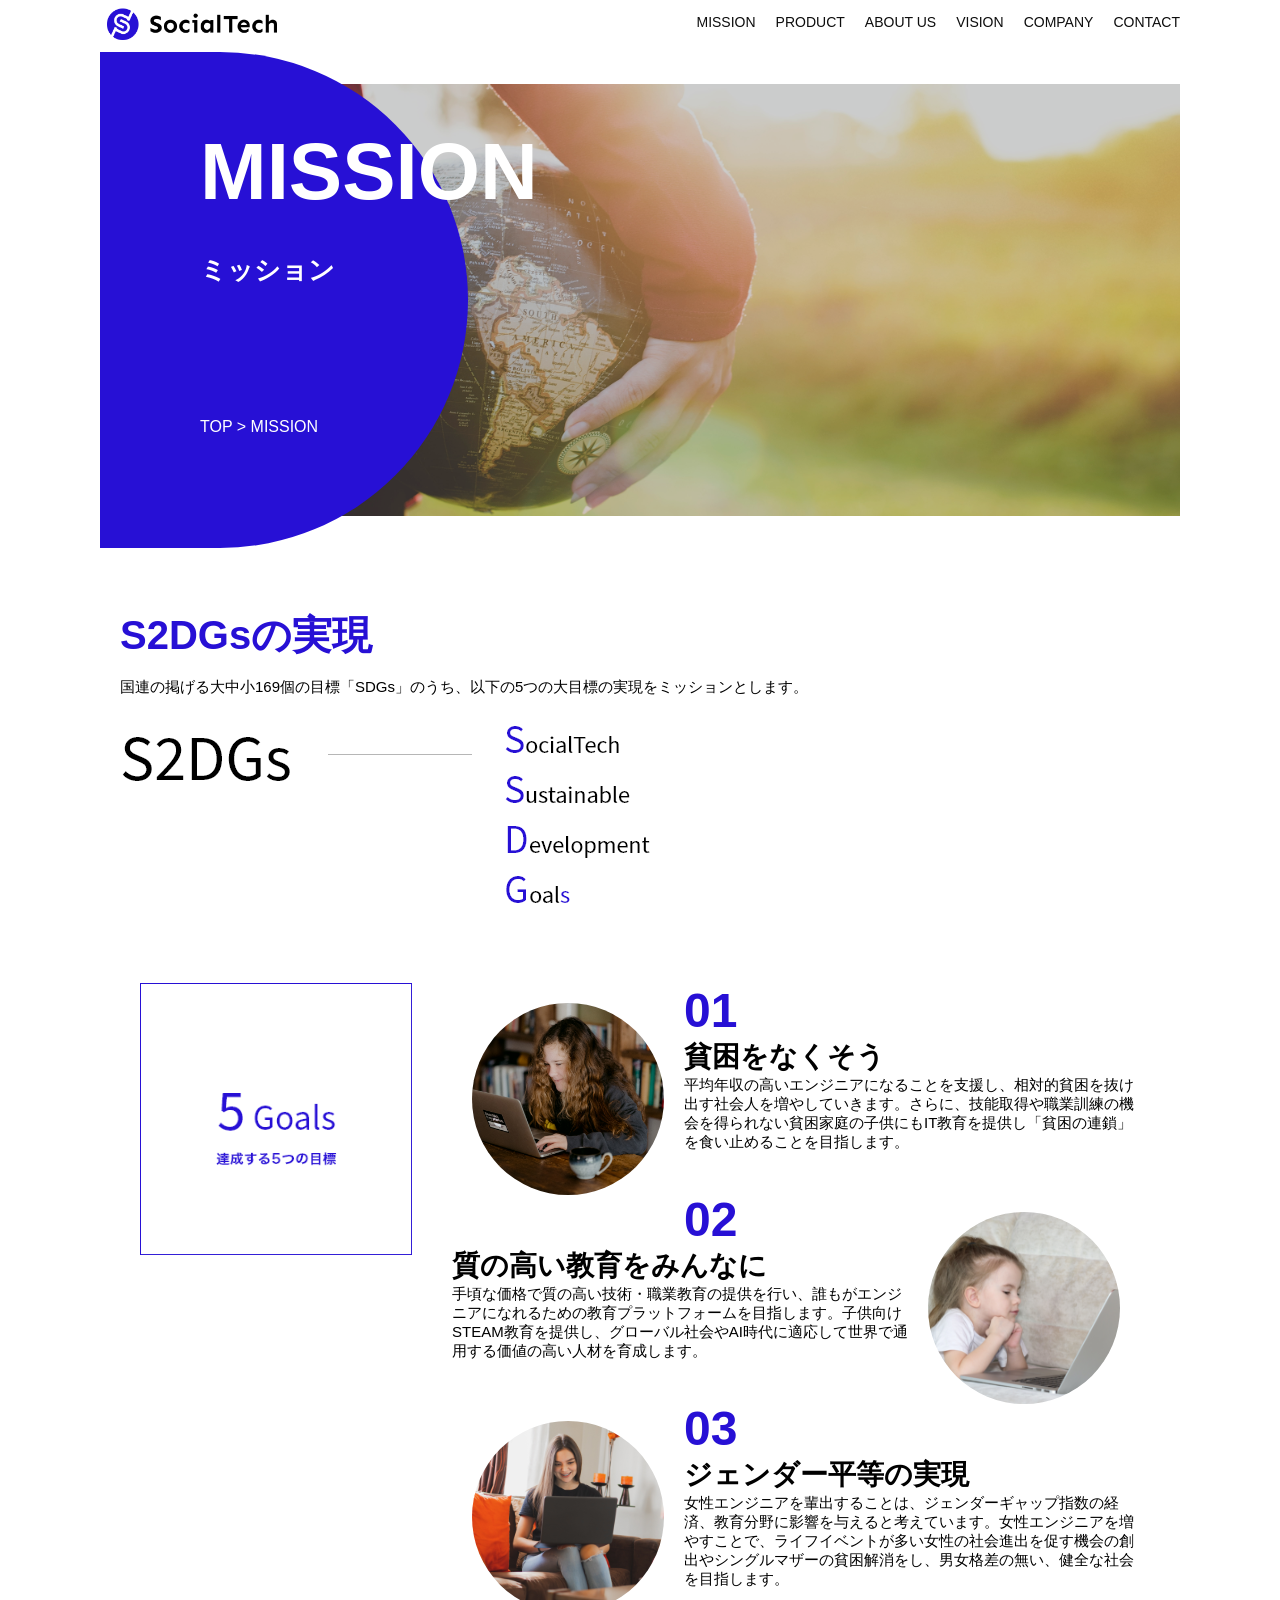
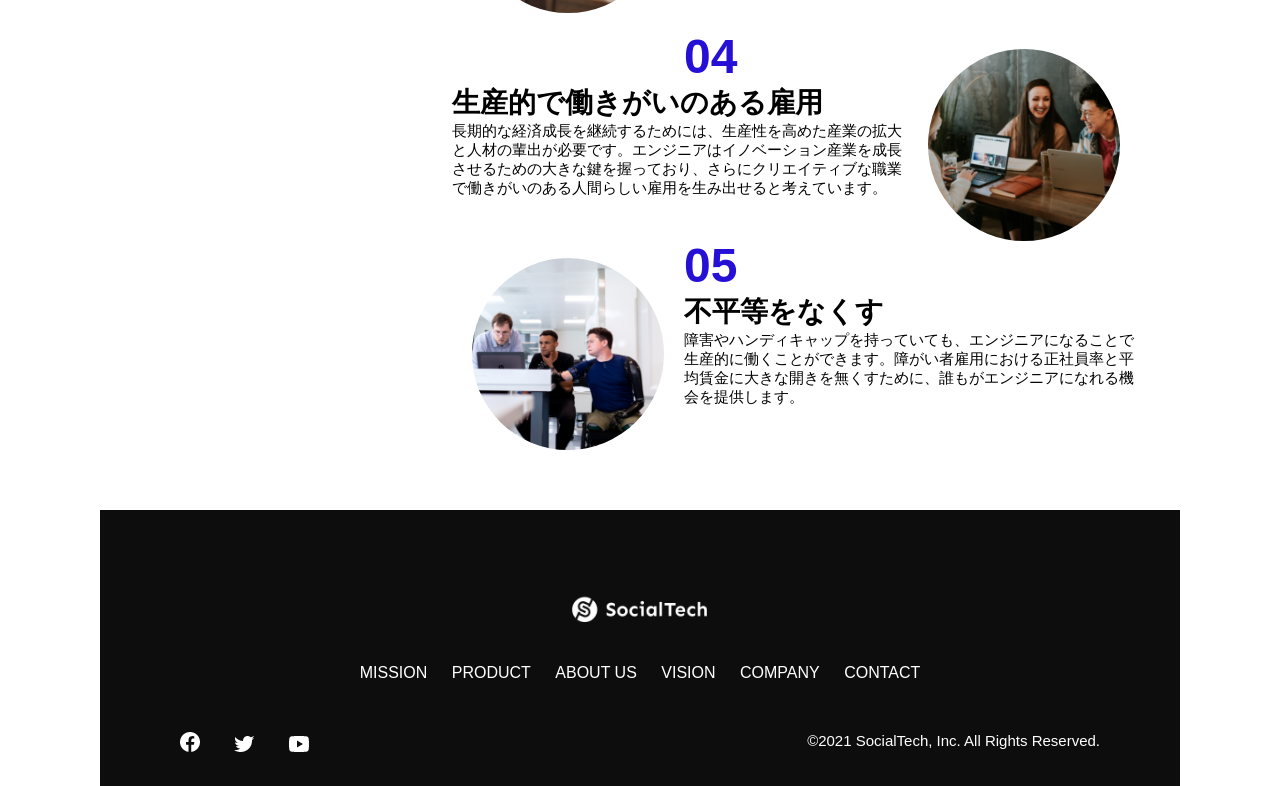
<file: kadai_tutorial_output/socialtech/mission.html>
<!DOCTYPE html>
<html>

<head>
  <title>SocialTech - MISSION ミッション -</title>
  <meta charset="utf-8">
  <meta name="description" content="SocialTechが目指す5つの目標（S2DGs）を紹介します">
  <meta name="viewport" content="width=device-width, initial-scale=1.0">
  <link rel="stylesheet" href="style.css">
</head>

<body>
  <!-- ヘッダー -->
  <header>
    <!-- ロゴ -->
    <a href="index.html" id="logo">
      <img src="images/logo.png" alt="トップページに戻る">
    </a>

    <!-- PC用ナビゲーション -->
    <nav id="nav-pc">
      <ul>
        <li><a href="mission.html">MISSION</a></li>
        <li><a href="product.html">PRODUCT</a></li>
        <li><a href="index.html#aboutus">ABOUT US</a></li>
        <li><a href="index.html#vision">VISION</a></li>
        <li><a href="index.html#company">COMPANY</a></li>
        <li><a href="index.html#contact">CONTACT</a></li>
      </ul>
    </nav>

    <!-- スマホ用メニューボタン -->
    <button id="menu-sp" onclick="document.getElementById('nav-sp').style.display = 'block'">
      <img src="images/button-menu.png" alt="ナビゲーションを開く">
    </button>

    <!-- スマホ用ナビゲーション -->
    <div id="nav-sp">
      <button id="close" onclick="document.getElementById('nav-sp').style.display = 'none'">
        <img src="images/button-close.png" alt="ナビゲーションを閉じる">
      </button>

      <nav>
        <ul>
          <li>
            <a id="logo-sp" href="index.html" onclick="document.getElementById('nav-sp').style.display = 'none'"><img
                src="images/logo-sp.png" alt="トップページに戻る"></a>
          </li>
          <li><a class="menu" href="mission.html"
              onclick="document.getElementById('nav-sp').style.display = 'none'">MISSION</a></li>
          <li><a class="menu" href="product.html"
              onclick="document.getElementById('nav-sp').style.display = 'none'">PRODUCT</a></li>
          <li><a class="menu" href="index.html#aboutus"
              onclick="document.getElementById('nav-sp').style.display = 'none'">ABOUT US</a></li>
          <li><a class="menu" href="index.html#vision"
              onclick="document.getElementById('nav-sp').style.display = 'none'">VISION</a></li>
          <li><a class="menu" href="index.html#company"
              onclick="document.getElementById('nav-sp').style.display = 'none'">COMPANY</a></li>
          <li><a class="menu" href="index.html#contact"
              onclick="document.getElementById('nav-sp').style.display = 'none'">CONTACT</a></li>
        </ul>
      </nav>
      <div id="sns">
        <a href="https://www.facebook.com/sejuku2013">
          <img src="images/button-facebook.png" alt="Facebookのリンク">
        </a>
        <a href="https://twitter.com/samuraijuku">
          <img src="images/button-twitter.png" alt="Twitterのリンク">
        </a>
        <a href="https://www.youtube.com/channel/UCCFOQO5aDK0xXam4cUQXT8g">
          <img src="images/button-youtube.png" alt="YouTubeのリンク">
        </a>
      </div>
    </div>
  </header>

  <main>
    <article>
      <section id="mission-main">
        <div class="mission-main-inner">
          <div id="mission-title">
            <h1>MISSION<br><span>ミッション</span></h1>
            <p>TOP > MISSION</p>
          </div>
        </div>
      </section>
      <section id="mission-s2dgs">
        <h2 class="mission-h2">S2DGsの実現</h2>
        <p>国連の掲げる大中小169個の目標「SDGs」のうち、以下の5つの大目標の実現をミッションとします。</p>
        <img src="images/mission/mission-s2dgs.png" alt="S2DGs">
      </section>

      <section id="mission-five-goals">
        <div class="five-goals-image">
          <img src="images/mission/mission-5goals.png" alt="5Goals">
        </div>
        <div class="five-goals-read">
          <div>
            <img class="fivegoals-image-left" src="images/mission/mission-5goals01.png" alt="PCを操作する女の子">
            <span class="fivegoals-number">01</span>
            <h3 class="fivegoals-h3">貧困をなくそう</h3>
            <p class="fivegoals-p">
              平均年収の高いエンジニアになることを支援し、相対的貧困を抜け出す社会人を増やしていきます。さらに、技能取得や職業訓練の機会を得られない貧困家庭の子供にもIT教育を提供し「貧困の連鎖」を食い止めることを目指します。
            </p>
          </div>
          <div>
            <img class="fivegoals-image-right" src="images/mission/mission-5goals02.png" alt="PCを見つめる小さい女の子">
            <span class="fivegoals-number">02</span>
            <h3 class="fivegoals-h3">質の高い教育をみんなに</h3>
            <p class="fivegoals-p">
              手頃な価格で質の高い技術・職業教育の提供を行い、誰もがエンジニアになれるための教育プラットフォームを目指します。子供向けSTEAM教育を提供し、グローバル社会やAI時代に適応して世界で通用する価値の高い人材を育成します。
            </p>
          </div>
          <div>
            <img class="fivegoals-image-left" src="images/mission/mission-5goals03.png" alt="PCを操作する女性">
            <span class="fivegoals-number">03</span>
            <h3 class="fivegoals-h3">ジェンダー平等の実現</h3>
            <p class="fivegoals-p">
              女性エンジニアを輩出することは、ジェンダーギャップ指数の経済、教育分野に影響を与えると考えています。女性エンジニアを増やすことで、ライフイベントが多い女性の社会進出を促す機会の創出やシングルマザーの貧困解消をし、男女格差の無い、健全な社会を目指します。
            </p>
          </div>
          <div>
            <img class="fivegoals-image-right" src="images/mission/mission-5goals04.png" alt="笑顔で話し合う3人の男女">
            <span class="fivegoals-number">04</span>
            <h3 class="fivegoals-h3">生産的で働きがいのある雇用</h3>
            <p class="fivegoals-p">
              長期的な経済成長を継続するためには、生産性を高めた産業の拡大と人材の輩出が必要です。エンジニアはイノベーション産業を成長させるための大きな鍵を握っており、さらにクリエイティブな職業で働きがいのある人間らしい雇用を生み出せると考えています。
            </p>
          </div>
          <div>
            <img class="fivegoals-image-left" src="images/mission/mission-5goals05.png" alt="障害を持つ男性が生き生きと働く様子">
            <span class="fivegoals-number">05</span>
            <h3 class="fivegoals-h3">不平等をなくす</h3>
            <p class="fivegoals-p">
              障害やハンディキャップを持っていても、エンジニアになることで生産的に働くことができます。障がい者雇用における正社員率と平均賃金に大きな開きを無くすために、誰もがエンジニアになれる機会を提供します。</p>
          </div>
        </div>
      </section>

    </article>
  </main>

  <footer>
    <div id="footer-logo">
      <img src="images/logo-sp.png" alt="SocialTech">
    </div>
    <div id="footer-link">
      <a href="mission.html">MISSION</a>
      <a href="product.html">PRODUCT</a>
      <a href="index.html#aboutus">ABOUT US</a>
      <a href="index.html#vision">VISION</a>
      <a href="index.html#company">COMPANY</a>
      <a href="index.html#contact">CONTACT</a>
    </div>
    <div id="sns-footer">
      <div class="sns-btns">
        <a href="https://www.facebook.com/sejuku2013"><img src="images/button-facebook.png" alt="Facebookのリンク"></a>
        <a href="https://twitter.com/samuraijuku"><img src="images/button-twitter.png" alt="Twitterのリンク"></a>
        <a href="https://www.youtube.com/channel/UCCFOQO5aDK0xXam4cUQXT8g"><img src="images/button-youtube.png"
            alt="YouTubeのリンク"></a>
      </div>
      <p id="copyright">&copy;2021 SocialTech, Inc. All Rights Reserved.</p>
    </div>
  </footer>

</body>

</html>
</file>
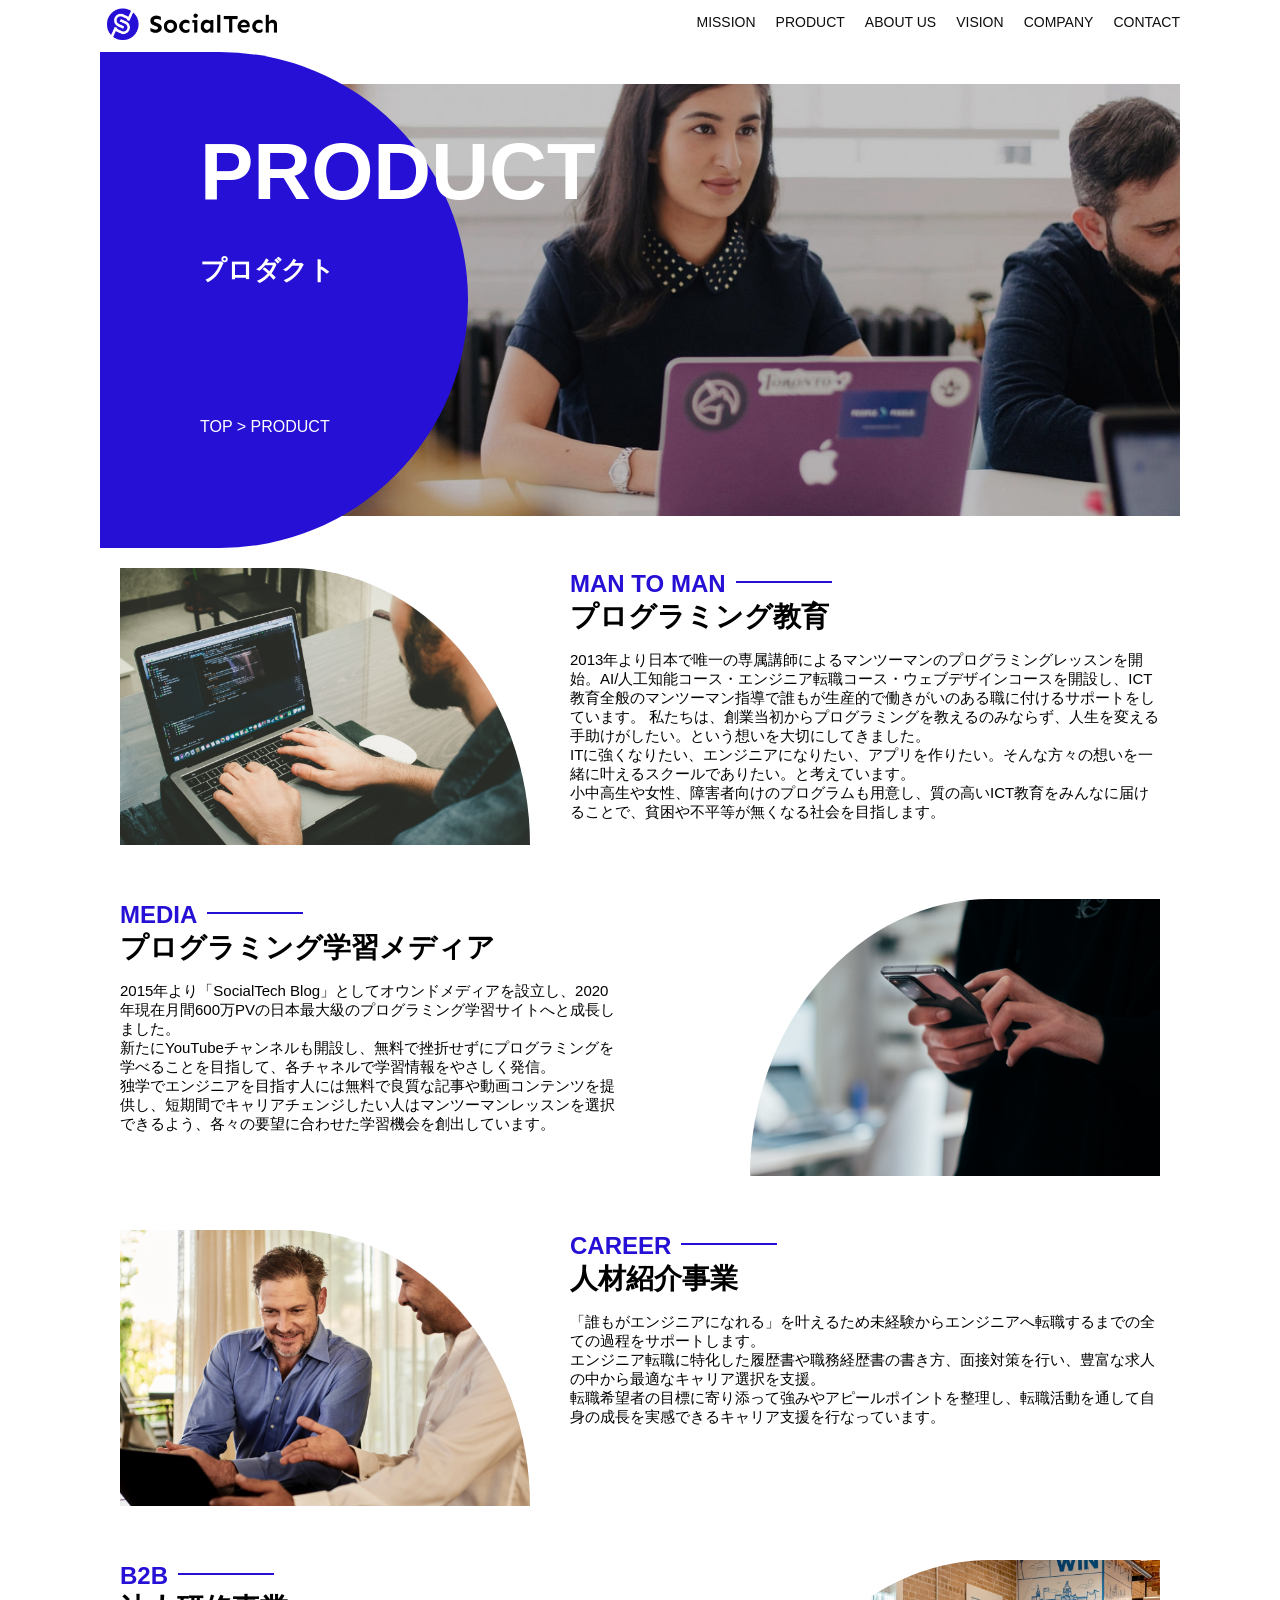
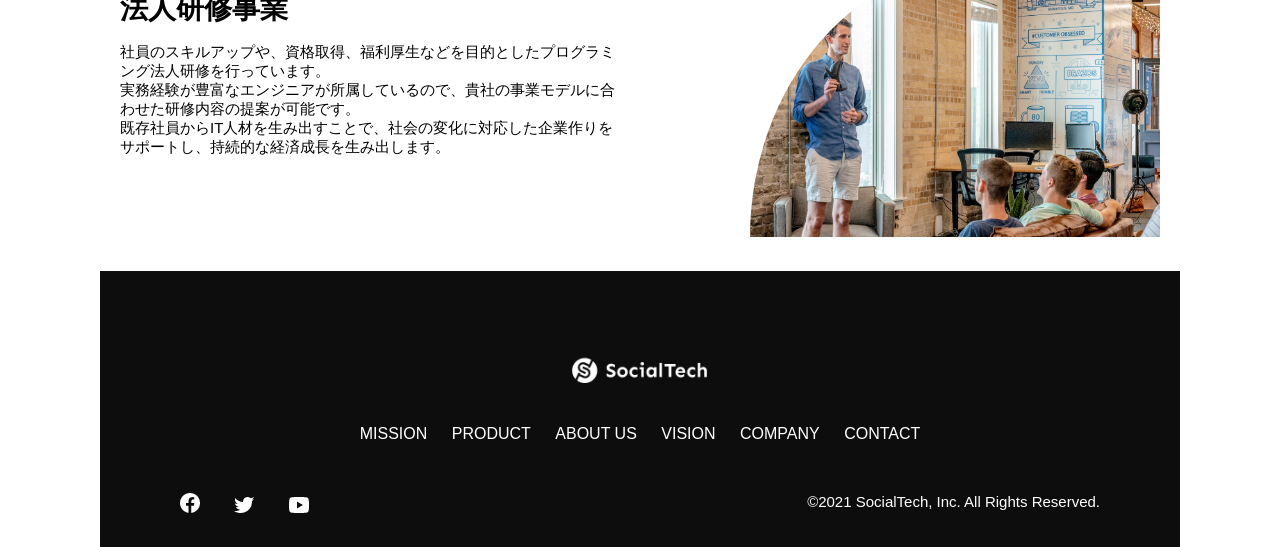
<file: kadai_tutorial_output/socialtech/product.html>
<!DOCTYPE html>
<html>

<head>
  <title>SocialTech -PRODUCT プロダクト-</title>
  <meta charset="utf-8">
  <meta name="description" content="SocialTechの4つのプロダクトを紹介します">
  <meta name="viewport" content="width=device-width, initial-scale=1.0">
  <link rel="stylesheet" href="style.css">
</head>

<body>
  <!-- ヘッダー -->
  <header>
    <!-- ロゴ -->
    <a href="index.html" id="logo">
      <img src="images/logo.png" alt="トップページに戻る">
    </a>

    <!-- PC用ナビゲーション -->
    <nav id="nav-pc">
      <ul>
        <li><a href="mission.html">MISSION</a></li>
        <li><a href="product.html">PRODUCT</a></li>
        <li><a href="index.html#aboutus">ABOUT US</a></li>
        <li><a href="index.html#vision">VISION</a></li>
        <li><a href="index.html#company">COMPANY</a></li>
        <li><a href="index.html#contact">CONTACT</a></li>
      </ul>
    </nav>

    <!-- スマホ用メニューボタン -->
    <button id="menu-sp" onclick="document.getElementById('nav-sp').style.display = 'block'">
      <img src="images/button-menu.png" alt="ナビゲーションを開く">
    </button>

    <!-- スマホ用ナビゲーション -->
    <div id="nav-sp">
      <button id="close" onclick="document.getElementById('nav-sp').style.display = 'none'">
        <img src="images/button-close.png" alt="ナビゲーションを閉じる">
      </button>

      <nav>
        <ul>
          <li>
            <a id="logo-sp" href="index.html" onclick="document.getElementById('nav-sp').style.display = 'none'"><img
                src="images/logo-sp.png" alt="トップページに戻る"></a>
          </li>
          <li><a class="menu" href="mission.html"
              onclick="document.getElementById('nav-sp').style.display = 'none'">MISSION</a></li>
          <li><a class="menu" href="product.html"
              onclick="document.getElementById('nav-sp').style.display = 'none'">PRODUCT</a></li>
          <li><a class="menu" href="index.html#aboutus"
              onclick="document.getElementById('nav-sp').style.display = 'none'">ABOUT US</a></li>
          <li><a class="menu" href="index.html#vision"
              onclick="document.getElementById('nav-sp').style.display = 'none'">VISION</a></li>
          <li><a class="menu" href="index.html#company"
              onclick="document.getElementById('nav-sp').style.display = 'none'">COMPANY</a></li>
          <li><a class="menu" href="index.html#contact"
              onclick="document.getElementById('nav-sp').style.display = 'none'">CONTACT</a></li>
        </ul>
      </nav>
      <div id="sns">
        <a href="https://www.facebook.com/sejuku2013">
          <img src="images/button-facebook.png" alt="Facebookのリンク">
        </a>
        <a href="https://twitter.com/samuraijuku">
          <img src="images/button-twitter.png" alt="Twitterのリンク">
        </a>
        <a href="https://www.youtube.com/channel/UCCFOQO5aDK0xXam4cUQXT8g">
          <img src="images/button-youtube.png" alt="YouTubeのリンク">
        </a>
      </div>
    </div>
  </header>

  <main>
    <article>
      <section id="product-main">
        <div class="product-main-inner">
          <div id="product-title">
            <h1>PRODUCT<br><span>プロダクト</span></h1>
            <p>TOP > PRODUCT</p>
          </div>
        </div>
      </section>

      <section class="product-section product-section-left">
        <div class="product-section-img">
          <img src="images/product/product-mantoman.png" alt="PCでコードを書く男性">
        </div>
        <div class="product-read">
          <h2 class="product-h2">MAN TO MAN</h2>
          <h3 class="product-h3">プログラミング教育</h3>
          <p>
            2013年より日本で唯一の専属講師によるマンツーマンのプログラミングレッスンを開始。AI/人工知能コース・エンジニア転職コース・ウェブデザインコースを開設し、ICT教育全般のマンツーマン指導で誰もが生産的で働きがいのある職に付けるサポートをしています。
            私たちは、創業当初からプログラミングを教えるのみならず、人生を変える手助けがしたい。という想いを大切にしてきました。<br>ITに強くなりたい、エンジニアになりたい、アプリを作りたい。そんな方々の想いを一緒に叶えるスクールでありたい。と考えています。<br>小中高生や女性、障害者向けのプログラムも用意し、質の高いICT教育をみんなに届けることで、貧困や不平等が無くなる社会を目指します。
          </p>
        </div>
      </section>

      <section class="product-section product-section-right">
        <div class="product-read">
          <h2 class="product-h2">MEDIA</h2>
          <h3 class="product-h3">プログラミング学習メディア</h3>
          <p>2015年より「SocialTech
            Blog」としてオウンドメディアを設立し、2020年現在月間600万PVの日本最大級のプログラミング学習サイトへと成長しました。<br>新たにYouTubeチャンネルも開設し、無料で挫折せずにプログラミングを学べることを目指して、各チャネルで学習情報をやさしく発信。<br>独学でエンジニアを目指す人には無料で良質な記事や動画コンテンツを提供し、短期間でキャリアチェンジしたい人はマンツーマンレッスンを選択できるよう、各々の要望に合わせた学習機会を創出しています。
          </p>
        </div>
        <div class="product-section-img">
          <img src="images/product/product-media.png" alt="スマートフォンを操作する人">
        </div>
      </section>

      <section class="product-section product-section-left">
        <div class="product-section-img">
          <img src="images/product/product-career.png" alt="笑顔で話し合う2人の男性">
        </div>
        <div class="product-read">
          <h2 class="product-h2">CAREER</h2>
          <h3 class="product-h3">人材紹介事業</h3>
          <p>
            「誰もがエンジニアになれる」を叶えるため未経験からエンジニアへ転職するまでの全ての過程をサポートします。<br>エンジニア転職に特化した履歴書や職務経歴書の書き方、面接対策を行い、豊富な求人の中から最適なキャリア選択を支援。<br>転職希望者の目標に寄り添って強みやアピールポイントを整理し、転職活動を通して自身の成長を実感できるキャリア支援を行なっています。<br>
          </p>
        </div>
      </section>

      <section class="product-section product-section-right">
        <div class="product-read">
          <h2 class="product-h2">B2B</h2>
          <h3 class="product-h3">法人研修事業</h3>
          <p>
            社員のスキルアップや、資格取得、福利厚生などを目的としたプログラミング法人研修を行っています。<br>実務経験が豊富なエンジニアが所属しているので、貴社の事業モデルに合わせた研修内容の提案が可能です。<br>既存社員からIT人材を生み出すことで、社会の変化に対応した企業作りをサポートし、持続的な経済成長を生み出します。
          </p>
        </div>
        <div class="product-section-img">
          <img src="images/product/product-b2b.png" alt="講演中の男性とそれを聴く人々">
        </div>
      </section>


    </article>
  </main>

  <footer>
    <div id="footer-logo">
      <img src="images/logo-sp.png" alt="SocialTech">
    </div>
    <div id="footer-link">
      <a href="mission.html">MISSION</a>
      <a href="product.html">PRODUCT</a>
      <a href="index.html#aboutus">ABOUT US</a>
      <a href="index.html#vision">VISION</a>
      <a href="index.html#company">COMPANY</a>
      <a href="index.html#contact">CONTACT</a>
    </div>
    <div id="sns-footer">
      <div class="sns-btns">
        <a href="https://www.facebook.com/sejuku2013"><img src="images/button-facebook.png" alt="Facebookのリンク"></a>
        <a href="https://twitter.com/samuraijuku"><img src="images/button-twitter.png" alt="Twitterのリンク"></a>
        <a href="https://www.youtube.com/channel/UCCFOQO5aDK0xXam4cUQXT8g"><img src="images/button-youtube.png"
            alt="YouTubeのリンク"></a>
      </div>
      <p id="copyright">&copy;2021 SocialTech, Inc. All Rights Reserved.</p>
    </div>
  </footer>

</body>

</html>
</file>
<file: html-css-kadai_013/style.css>
/* PC、スマホ共通スタイル */
body {
  font-family: "Source Sans Pro", "Hiragino Kaku Gothic ProN", Meiryo, Arial,
    sans-serif;
}

p {
  font-size: 15px;
}

#main-visual>img {
  width: 100%;
}

/*================
PC用のスタイル 
=================*/
@media screen and (min-width: 768px) {
  /* 横幅設定 */
  body {
    max-width: 1080px;
    min-width: 960px;
    margin: 0 auto 0 auto;
  }

  /* ヘッダー */
  header {
    display: flex;
    justify-content: space-between;
  }

  /* ナビゲーションのレイアウト */
  #nav-pc {
    text-align: right;
    font-size: 14px;
    padding-top: 15px;
  }

  /* ナビゲーションのリンクの装飾設定 */
  #nav-pc>a {
    text-decoration: none;
    margin-left: 20px;
  }

  #nav-pc>a:link {
    color: #0d0d0d;
  }

  #nav-pc>a:visited {
    color: #0d0d0d;
  }

  #nav-pc>a:hover {
    color: #0d0d0d;
    text-decoration: underline;
  }

  #nav-pc>a:active {
    color: #0d0d0d;
  }

  #menu-sp {
    display: none;
  }

  #nav-sp{
    display: none;
  }
}

@media screen and (max-width: 767px) {
  body {
    min-width: 375px;
    margin: 0;
  }

  #nav-pc {
    display: none;
  }

  #menu-sp {
    float: right;
    padding: 0;
  }

  #nav-sp {
    background-color: #ce933e;
    position: absolute;
    left: 0;
    top: 0;
    height: 100%;
    width: 100%;
    display: none;
    z-index: 100;
  }

  #nav-sp ul {
    padding-left: 0;
  }

  #nav-sp li {
    list-style: none;
  }

  #close {
    position: absolute;
    top: 20px;
    right: 20px;
  }

  #logo-sp {
    margin: 80px 0px 30px 20px;
  }

  #nav-sp a {
    display: block;
  }

  #nav-sp a:link {
    color: #ffffff;
  }

  #nav-sp a:visited {
    color: #ffffff;
  }

  #nav-sp a:hover {
    color: #ffffff;
    text-decoration: underline;
  }

  #nav-sp a:active {
    color: #ffffff;
  }

  #nav-sp .menu{
    text-decoration: none;
    display: block;
    margin-right: 20px;
    margin-left: 20px;
    height: 44px;
    font-size: 16px;
    background-image: url("images/arrow.png");
    background-repeat: no-repeat;
    background-position: right top;
  }

  

}
</file>
<file: kadai_tutorial_output/socialtech/style.css>
/* PC、スマホ共通スタイル */
* {
  box-sizing: border-box;
}

p {
  font-size: 15px;
}

body {
  max-width: 1080px;
  margin: 0 auto 0 auto;
  font-family: "Source Sans Pro", "Hiragino Kaku Gothic ProN", Meiryo, Arial, sans-serif;
}
  
/* ヘッダー */
header {
  display: flex;
  justify-content: space-between;
}

/* ナビゲーションのレイアウト */
#nav-pc {
  font-size: 14px;
}

#nav-pc ul {
  display: flex;
  padding-left: 0;
}

#nav-pc li {
  list-style: none;
}

/* ナビゲーションのリンクの装飾設定 */
#nav-pc a {
  text-decoration: none;
  margin-left: 20px;
  color: #0d0d0d;
}

#nav-pc a:hover {
  text-decoration: underline;
}

/* スマホ用ナビを非表示 */
#nav-sp,
#menu-sp {
  display: none;
}

/* メインビジュアル*/
#main-visual {
  position: relative;
  height: 400px;
}

#main-message {
  position: absolute;
  top: 0;
  left: 0;
  background-color: #2710d5;
  color: #ffffff;
  border-radius: 0 0 476px 0;
  max-width: 620px;
  height: 100%;
  width: 100%;
  z-index: 11;
}

#main-message h1 {
  font-size: 60px;
  margin: 100px 0 0 50px;
}

#main-message > p {
  font-size: 28px;
  margin: 0 0 0 50px;
}

#main-visual > img {
  max-width: 620px;
  border-radius: 476px 0 0 0;
  position: absolute;
  top: 0;
  right: 0;
  z-index: 10;
}

/*見出し*/
h2 {
  margin: 40px 0 0 0;
}

h2::after {
  content: url("images/line.png");
  margin-left: 10px;
}

h3 {
  font-size: 27px;
}

/* ミッション */
#mission {
  margin: 80px auto 80px auto;
}

#mission-flex {
  display: flex;
}

#mission-flex > div {
  width: 50%;
  margin: 20px;
}

#mission-photo {
  width: 100%;
}

#s2dgs {
  margin-top: 50px;
  width: 100%;
}

/* プロダクト */
#product {
  background-color: #fafafa;
  margin: 80px 0 80px 0;
  padding: 10px 40px 0px 40px;
}

/* 外枠 */
#product .product-flex {
  margin-top: 40px;
  display: flex;
}

/* 左のカラム */
#product-left {
  width: 50%;
  margin-right: 20px;
}

/* 右のカラム */
#product-right {
  width: 50%;
  margin-left: 20px;
  margin-top: 80px;
}

/* 写真＋説明の枠 */
#product-left > div {
  position: relative;
  height: 480px;
  margin-right: 20px;
}

#product-right > div {
  position: relative;
  height: 480px;
  margin-left: 20px;
}

/* 写真*/
.product-photo {
  width: 100%;
}

/* 説明文の枠 */
.product-explain {
  background-color: #ffffff;
  position: absolute;
  left: 0;
  bottom: 50px;
  margin: 0 40px 0 40px;
  padding: 20px;
  box-shadow: 5px 5px 10px rgba(0, 0, 0, 0.05);
}

/* 説明文の英語 */
.product-explain > span {
  color: #2710d5;
  font-weight: bold;
  font-size: 16px;
  margin: 0px;
}

/* 説明文の見出し */
.product-explain > h3 {
  margin: 5px 0 5px 0;
}

/* 説明文 */
.product-explain > p {
  font-size: 14px;
  margin: 0;
}

/* もっと見るボタン */
#product-more {
  text-align: center;
}

#product-more a {
  position: relative;
  bottom: -42px;
}

/* ABOUT US */
#aboutus {
  margin: 80px auto 80px auto;
}

/* ３つの組織文化と写真を入れる枠 */
#aboutus > div {
  display: flex;
}

/* 写真 */
.culture-img {
  width: 50%;
  align-self: flex-start;
}

.culture-img2 {
  margin-top: 50px;
  width: 100%;
}

/* 3つの組織文化の表 */
.culture-table {
  margin-right: 50px;
}

/* 番号 */
.culture-num {
  font-size: 80px;
  color: #2710d5;
  padding: 0 20px 0 0;
}

/* 見出し */
.culture-table th {
  text-align: left;
  font-size: 28px;
  font-weight: bold;
}

/* 組織文化英語 */
.culture-en {
  color: #2710d5;
  font-size: 24px;
}

/* 説明文 */
.culture-description {
  margin: 0;
}

/* ビジョン */
#vision {
  margin: 80px auto 80px auto;
}

/* セクション内の外枠*/
#vision > div {
  display: flex;
  justify-content: space-between;
  flex-wrap: wrap;
}

/*7つの行動指針の枠*/
.vision-box {
  width: 300px;
  height: 300px;
  margin-bottom: 30px;
  position: relative;
}

.vision-box > img {
  width: 100%;
  position: relative;
  z-index: 30;
}

.vision-box > div {
  position: absolute;
  top: 0;
  left: 0;
  z-index: 31;
  margin-right: 20px;
}

.vision-box > div > h4 {
  color: #2710d5;
  font-size: 19px;
  margin: 80px 0 0 0;
}

.vision-box > div > h4::first-letter {
  font-size: 40px;
}

.vision-box > div > h5 {
  font-size: 20px;
  margin: 0 0 0 0;
}

.vision-box > div > p {
  margin: 10px 0 0 0;
}

/*会社概要*/
#company {
  margin: 80px auto 80px auto;
}

#company-table {
  width: 100%;
}

.tableheader {
  text-align: left;
  padding: 20px;
  border-bottom-color: #2710d5;
  border-bottom-width: 1px;
  border-bottom-style: solid;
  width: 100px;
}

.tableheader-first {
  border-top-color: #2710d5;
  border-top-width: 1px;
  border-top-style: solid;
}

.cell {
  padding: 30px;
  border-bottom-color: #ececec;
  border-bottom-width: 1px;
  border-bottom-style: solid;
}

.cell-first {
  border-top-color: #ececec;
  border-top-width: 1px;
  border-top-style: solid;
}

#company > iframe {
  width: 100%;
  height: 368px;
  margin-top: 40px;
}

/* お問い合わせ */
#contact {
  margin: 80px auto 80px auto;
}

/* 外枠 */
#contact > form > div {
  display: flex;
  flex-direction: row;
  flex-wrap: wrap;
  padding-bottom: 30px;
}

/* 左列　見出し */
.contact-heading {
  width: 240px;
  align-self: center;
}

/* 見出しのラベル */
.contact-label {
  font-weight: bold;
}

/* 必須 */
.contact-span {
  color: #ce2222;
  margin: 0 0 0 20px;
  font-weight: bold;
}

/* テキストボックス */
.contact-textbox {
  border-top: 0px;
  border-left: 0px;
  border-right: 0px;
  border-bottom-width: 1px;
  border-bottom-color: #707070;
  border-style: solid;
  background-color: #fafafa;
  height: 56px;
  width: 400px;
}

/* お問い合わせ内容のテキストエリア */
.contact-textarea {
  border-top: 0px;
  border-left: 0px;
  border-right: 0px;
  border-bottom-width: 1px;
  border-bottom-color: #707070;
  background-color: #fafafa;
  width: 400px;
  height: 200px;
}

/* 個人情報の取り扱い */
#contact dt {
  font-weight: bold;
}

#contact dd {
  margin: 0 0 16px 0;
}

#contact dd p {
  margin: 0;
}

#contact dd ul {
  padding-left: 0;
}

#contact dd li {
  margin-bottom: 0;
  list-style: none;
}

/* フッター */
footer {
  background-color: #0d0d0d;
  text-align: center;
  padding: 80px 80px 30px 80px;
}

#footer-logo {
  margin-bottom: 30px;
}

#footer-link {
  margin-bottom: 50px;
}

#footer-link > a {
  text-decoration: none;
  margin: 10px;
  color: #ffffff;
}

#footer-link > a:hover {
  text-decoration: underline;
}

#sns-footer {
  display: flex;
  justify-content: space-between;
}

#sns-footer a {
  margin-right: 30px;
}

#copyright {
  color: #ffffff;
  margin: 0;
}

/* mission.html用スタイル */
/* ミッションのメインビジュアル */
.mission-main-inner {
  background-image: url("images/mission/mission-main.png");
  background-repeat: no-repeat;
  background-position-y: center;
}

#mission-title {
  background-color: #2710d5;
  width: 368px;
  color: #ffffff;
  height: 496px;
  border-radius: 0 248px 248px 0;
  position: relative;
}

#mission-title h1 {
  position: absolute;
  top: 0;
  left: 100px;
  font-size: 80px;
  line-height: 1;
}

#mission-title h1 span {
  font-size: 26px;
}

#mission-title > p {
  position: absolute;
  top: 350px;
  left: 100px;
  font-size: 16px;
}

/* ミッションページ　S2DGSの設定 */
#mission-s2dgs {
  padding: 20px;
}

.mission-h2 {
  color: #2710d5;
  font-size: 40px;
}

.mission-h2::after {
  content: none;
}

/* ミッションページ　5つのゴールの設定 */
#mission-five-goals {
  padding: 20px;
  display: flex;
}

#mission-five-goals .five-goals-image {
  width: 30%;
  padding: 20px;
}

#mission-five-goals .five-goals-image img {
  width: 100%;
}

#mission-five-goals .five-goals-read {
  width: 70%;
  padding: 20px;
}

#mission-five-goals .five-goals-read > div {
  margin-bottom: 40px;
}

.fivegoals-image-right {
  float: right;
  margin: 20px;
}

.fivegoals-image-left {
  float: left;
  margin: 20px;
}

.fivegoals-number {
  color: #2710d5;
  font-size: 48px;
  font-weight: bold;
  margin: 0;
}

.fivegoals-h3 {
  font-size: 28px;
  margin: 0;
}

.fivegoals-p {
  margin: 0;
}

/* プロダクトページ */
.product-main-inner {
  background-image: url("images/product/product-main.png");
  background-repeat: no-repeat;
  background-position-y: center;
}

#product-title {
  background-color: #2710d5;
  width: 368px;
  color: #ffffff;
  height: 496px;
  border-radius: 0 248px 248px 0;
  position: relative;
}

#product-title h1 {
  position: absolute;
  top: 0;
  left: 100px;
  font-size: 80px;
  line-height: 1;
}

#product-title h1 span {
  font-size: 26px;
}

#product-title > p {
  position: absolute;
  top: 350px;
  left: 100px;
  font-size: 16px;
}

/* セクション */
.product-section {
  display: flex;
  padding: 20px 20px 0;
}

.product-section .product-section-img {
  width: 450px;
}

/* 右が画像のセクション*/
.product-section-left .product-section-img img {
  width: 100%;
  padding: 0 40px 30px 0;
  border-radius: 0 432px 0 0;
}

.product-section-left .product-read {
  width: 50%;
  flex-grow: 1;
}

.product-section-left .product-read p {
  margin-bottom: 0;
}

/* 右が画像のセクション*/
.product-section-right {
  justify-content: space-between;
}

.product-section-right .product-section-img img {
  width: 100%;
  padding: 0 0 30px 40px;
  border-radius: 432px 0 0 0;
}

.product-section-right .product-read {
  width: 500px;
}

.product-h2 {
  color: #2710d5;
  font-size: 24px;
  margin: 0;
}

.product-h3 {
  font-size: 28px;
  margin: 0;
}

/*====================
 スマートフォン用のスタイル
=====================*/
@media screen and (max-width: 767px) {
  /* PC用ナビゲーション非表示 */
  #nav-pc {
    display: none;
  }

  /* ハンバーガーメニュー */
  #menu-sp {
    display: block;
    background-color: transparent;
    float: right;
    padding: 0;
    border: none;
  }

  /* スマホ用ナビゲーションの表示切替*/
  /* 初期状態、レイアウトと非表示設定 */
  #nav-sp {
    background-color: #2710d5;
    position: fixed;
    left: 0;
    top: 0;
    height: 100%;
    width: 100%;
    display: none;
    z-index: 100;
  }

  /* ×ボタン */
  #close {
    position: absolute;
    top: 20px;
    right: 20px;
    background-color: transparent;
    border: none;
  }

  #nav-sp nav ul {
    padding-left: 0;
  }

  #nav-sp nav li {
    list-style: none;
  }

  /* ナビゲーションメニュー用ロゴ */
  #logo-sp {
    margin: 80px 0 30px 20px;
  }

  /* ナビゲーションのリンクの装飾設定 */
  #nav-sp nav a {
    display: block;
    color: #ffffff;
  }

  #nav-sp nav a:hover {
    text-decoration: underline;
  }

  #nav-sp .menu {
    text-decoration: none;
    margin: 0 20px 0 20px;
    height: 44px;
    font-size: 16px;
    background-image: url("images/arrow.png");
    background-repeat: no-repeat;
    background-position: right top;
  }

  #sns {
    position: absolute;
    bottom: 20px;
    left: 20px;
  }

  #sns > a {
    margin-right: 30px;
  }

  /* メインビジュアル */
  #main-visual {
    position: relative;
    height: 470px;
  }

  #main-visual > div {
    text-align: center;
    height: 280px;
  }

  #main-visual h1 {
    font-size: 28px;
    margin: 90px 0 0 0;
  }

  #main-visual > div > p {
    margin: 0;
    font-size: 15px;
  }

  #main-visual > img {
    width: 100%;
    border-radius: 476px 0 0 0;
    top: auto;
    bottom: 0;
  }

  /*見出し*/
  h2 {
    margin: 15px 0 15px 0;
  }
  
  h3 {
    font-size: 24px;
    margin: 10px 0 0 0;
  }

  /* ミッション */
  #mission {
    margin: 20px 0 20px 0;
    padding: 0 20px 0 20px;
  }

  #mission-flex {
    flex-direction: column;
  }

  #mission-flex > div {
  width: 100%;
  margin: 0;
}

  /* プロダクト */
  #product {
    margin: 0;
    padding: 10px 20px 0 20px;
  }

  /* 外枠 */
  #product .product-flex {
    flex-direction: column;
    margin-top: 0;
  }

  /* 左右のカラム　スマホでは縦並び */
  #product-left,
  #product-right {
    width: 100%;;
    margin: 0;
  }

  /* 写真＋説明の枠 */
  #product-left > div,
  #product-right > div {
    height: auto;
    margin: 0;
  }

  /* 説明文の枠 */
  .product-explain {
    position: relative;
    margin: 0;
  }

  .product-explain > h3 {
    margin: 10px 0 10px 0;
    font-size: 24px;
  }

  /* もっと見るボタン */
  #product-more {
    text-align: left;
  }

  /* ABOUT US */
  #aboutus {
    margin: 80px 20px 80px 20px;
  }

  #aboutus > div {
    flex-direction: column;
  }

  .culture-table th {
    font-size: 16px;
  }

  .culture-table {
    margin-right: 0;
    padding-right: 20px;
    order: 2;
  }

  .culture-img {
    width: 100%;
    order: 1;
  }

  .culture-img2 {
    margin-top: 0;
  }

  .culture-num {
    padding: 0;
  }

  .culture-description {
    margin: 0;
  }

  /* ビジョン */
  #vision {
    margin: 80px 20px 80px 20px;
  }

  .vision-box > img {
    position: absolute;
    top: 0;
    left: 0;
  }

  .vision-box > div > h4 {
    margin: 60px 0 0 0;
  }

  /*会社概要*/
  #company {
    margin: 0 20px 0 20px;
  }

  #company > h3 {
    margin-bottom: 20px;
  }

  .tableheader {
    width: 50px;
  }

  .cell {
    padding: 20px;
  }

  #company > iframe {
    height: 240px;
  }

  /* お問い合わせ */
  #contact {
    margin: 80px 20px 80px 20px;
  }

  #contact > h3 {
    margin-bottom: 20px;
  }

  #contact > form > div {
    flex-direction: column;
    margin-bottom: 20px;
  }

  .contact-heading {
    align-self: auto;
    margin-bottom: 20px;
  }

  .contact-textbox {
    min-width: 300px;
    width: 100%;
  }

  .contact-textarea {
    height: 150px;
    width: 100%;
  }

  .radiobutton {
    margin-bottom: 20px;
  }

  /* フッター */
  footer {
    padding: 30px 20px 50px 20px;
    text-align: left;
  }

  #footer-link > a {
    margin: 0 20px 30px 0;
    display: block;
    background-image: url("images/arrow.png");
    background-repeat: no-repeat;
    background-position: right top;
  }

  #footer-link > a:hover {
    text-decoration: underline;
  }

  #sns-footer {
    flex-direction: column;
    justify-content: flex-start;
  }

  #copyright {
    font-size: 12px;
    margin-top: 30px;
  }

  /* mission.html用スタイル */
  /* ミッションのメインビジュアル */
  #mission-main {
    height: 256px;
    margin-top: 4%;
    position: relative;
  }

  .mission-main-inner {
    height: 80%;
    background-size: cover;
  }

  #mission-title {
    width: 136px;
    height: 256px;
    position: absolute;
    top: -10%;
  }

  #mission-title h1 {
    left: 20px;
    font-size: 40px;
  }

  #mission-title h1 span {
    font-size: 18px;
  }

  #mission-title > p {
    top: 180px;
    left: 20px;
    font-size: 13px;
  }

  /* ミッションページ　S2DGSの設定 */
  .mission-h2 {
    font-size: 38px;
    margin: 0px;
  }

  .mission-h2::after {
    content: none;
  }

  #mission-s2dgs > img {
    width: 100%;
  }

  /* ミッションページ　5つのゴールの設定 */
  #mission-five-goals {
    flex-direction: column;
  }

  #mission-five-goals > div {
    padding: 0;
  }

  #mission-five-goals .five-goals-image,
  #mission-five-goals .five-goals-read {
    width: 100%;
    padding: 0;
  }

  #mission-five-goals .five-goals-read > div {
    display: flex;
    flex-direction: column;
  }

  .fivegoals-image-right,
  .fivegoals-image-left {
    align-self: center;
  }

  /* プロダクトページ */
  #product-main {
    height: 256px;
    margin-top: 4%;
    position: relative;
  }

  .product-main-inner {
    height: 80%;
    background-size: cover;
  }

  #product-title {
    width: 136px;
    height: 256px;
    position: absolute;
    top: -10%;
  }
  
  #product-title h1 {
    left: 20px;
    font-size: 40px;
  }

  #product-title h1 span {
    font-size: 18px;
  }

  #product-title > p {
    top: 180px;
    left: 20px;
    font-size: 13px;
  }

  /* セクション */
  .product-section {
    flex-direction: column;
  }

  .product-section .product-section-img {
    width: 100%;
  }
  
  .product-section .product-section-img img {
    width: 100%;
    padding: 0;
  }

  /* 右が画像のセクション*/
  .product-section-left .product-section-img img {
    border-radius: 0 300px 0 0;
  }

  .product-section-left .product-read {
    width: 100%;
    flex-grow: 1;
  }

  /* 右が画像のセクション*/
  .product-section-right .product-section-img img {
    order: 1;
    border-radius: 300px 0 0 0;
  }

  .product-section-right .product-read {
    order: 2;
    width: 100%;
  }

}
</file>
<file: kadai_015/style.css>
bady {
  font-family: "Arial", "Meiryo", sans-serif ;
}

html {
  font-size: 20px
}


.blue {
  color: skyblue;
}

.pink {
  color:  rgb(255, 192, 203)
} 

h1 {
  font-family: "Josefin Sans", sans-serif;
  font-size: 2rem;
  letter-spacing: 1.2em;
  text-shadow: 1px 1px 2px red;
  border-bottom:solid 3px rgb(115, 115, 114);
}

.head, body{
  text-align: center;
}

#basic p{
  font-weight: bold;
}
</file>
<file: kadai_018/style.css>
#top {
  width: 800px;
  background-color: #dcc9f4;
  margin: 20px auto;
  text-align: center;
}

.top-child{
width: 20%;
background-color: #ffd9df;
display:inline-block;
}

#middle {
  width:800px;
  height:800px;
  margin:20px auto;
  background-color: #ffd9df;
  position: relative;
}

#middle-child01,
#middle-child02,
#middle-child03 {
  width: 200px;
  height: 200px;
  background-color: #87ceeb;
  position: absolute;
}

#middle-child01 {
top:100px;
left:100px;
}

#middle-child02 {
  top:300px;
  left:300px;
}

#middle-child03 {
  top:500px;
  left:500px;
}

#bottom {
  width: 800px;
  height: 300px;
  margin: 0 auto;
  background-color:#87ceeb;
}

#bottom-child01,
#bottom-child02,
#bottom-child03 {
  width: 400px;
  height: 100px;
  background-color: #e5dcf0;
}


#bottom-child02 {
  left:200px;
  position:relative;
}

#bottom-child03 {
  left:400px;
  position:relative;
}
</file>
<file: kadai_022/style.css>
h1, p, body{
  margin: 0
}

p, a{
  font-size: 20px;
}

header{
  padding-bottom: 20px;
  background-color: rgb(244,79,79);
  text-align: center;
}

h1 {
  color: rgb(255, 255, 255);
}

main {
  padding: 10px;
}

#parent {
  display:flex;
  justify-content:space-around;
}

.contents {
  border: 3px solid rgb(238, 204, 204);
  flex-basis: 25%;
  padding: 10px 15px;
  margin: 20px 0;
  text-align: center;
}

h2 {
  font-size: 25px;
  border-bottom: 3px dotted rgb(236, 122, 122);
}

h2::before {
  content: "●";
  color: rgb(239, 111, 139);
}

.contents p:nth-of-type(2)::first-letter {
  font-weight: bold;
  color: rgb(97, 206, 249);
}

.contents img {
  margin: 10px 0;
  width: 70%;
}

footer {
  background-color:rgb(244, 79, 79);
  text-align: center;
}

a {
  color:rgb(255, 255, 255);
}

a:visited {
  color:rgb(193, 234, 251);
}

a:hover {
  color: rgb(245, 178, 168);
}

@media screen and (max-width:768px) {
  h2{
    font-size: 30px;
  }
  p {
    font-size:25px;
  }
  #parent{
    flex-direction: column;
  }
}
</file>
